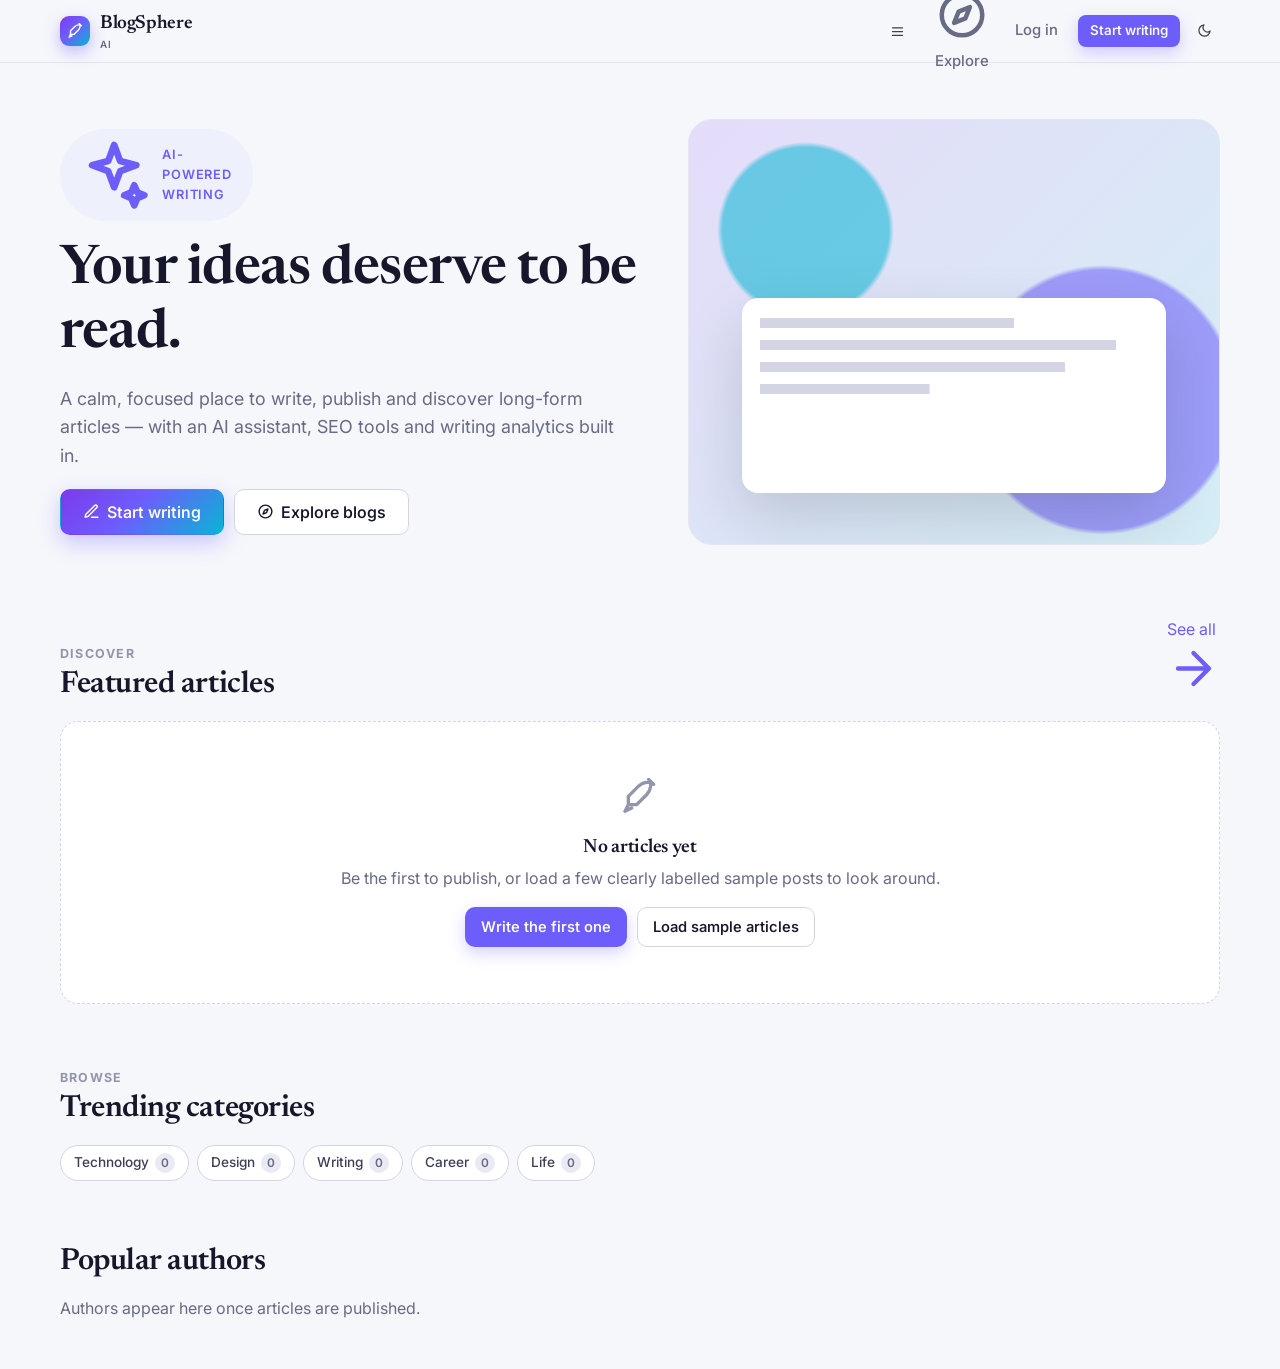
<file: index.html>
<!DOCTYPE html>
<html lang="en">
<head>
<meta charset="utf-8">
<meta name="viewport" content="width=device-width, initial-scale=1, viewport-fit=cover">
<meta name="description" content="BlogSphere AI — a modern, AI-powered full-stack blogging platform for writing, publishing and discovering long-form articles.">
<meta name="theme-color" content="#0d0e15">
<title>BlogSphere AI</title>
<link rel="preconnect" href="https://fonts.googleapis.com">
<link rel="preconnect" href="https://fonts.gstatic.com" crossorigin>
<link rel="stylesheet" href="https://fonts.googleapis.com/css2?family=Inter:wght@400;500;600;700&family=Newsreader:ital,opsz,wght@0,6..72,400;0,6..72,600;0,6..72,700;1,6..72,400&display=swap">
<link rel="stylesheet" href="css/styles.css">
<link rel="icon" href="data:image/svg+xml,%3Csvg xmlns='http://www.w3.org/2000/svg' viewBox='0 0 32 32'%3E%3Cdefs%3E%3ClinearGradient id='g' x1='0' y1='0' x2='1' y2='1'%3E%3Cstop offset='0' stop-color='%237c3aed'/%3E%3Cstop offset='1' stop-color='%2306b6d4'/%3E%3C/linearGradient%3E%3C/defs%3E%3Crect width='32' height='32' rx='8' fill='url(%23g)'/%3E%3Cpath d='M20 9l3 3-8 8-4 1 1-4z' fill='none' stroke='white' stroke-width='2' stroke-linejoin='round'/%3E%3C/svg%3E">
</head>
<body>
<a href="#app" class="skip btn">Skip to content</a>

<div id="header"></div>

<main id="app" class="wrap" tabindex="-1"></main>

<div id="toasts" role="status" aria-live="polite"></div>

<dialog id="dlg">
  <form method="dialog" class="dialog__body">
    <h2 class="dialog__title" id="dm-title">Are you sure?</h2>
    <p class="dialog__msg" id="dm-text"></p>
    <div class="dialog__foot">
      <button type="button" class="btn" id="dn">Cancel</button>
      <button type="button" class="btn btn--primary" id="dy">Confirm</button>
    </div>
  </form>
</dialog>

<script src="js/core.js"></script>
<script src="js/app.js"></script>
</body>
</html>
</file>
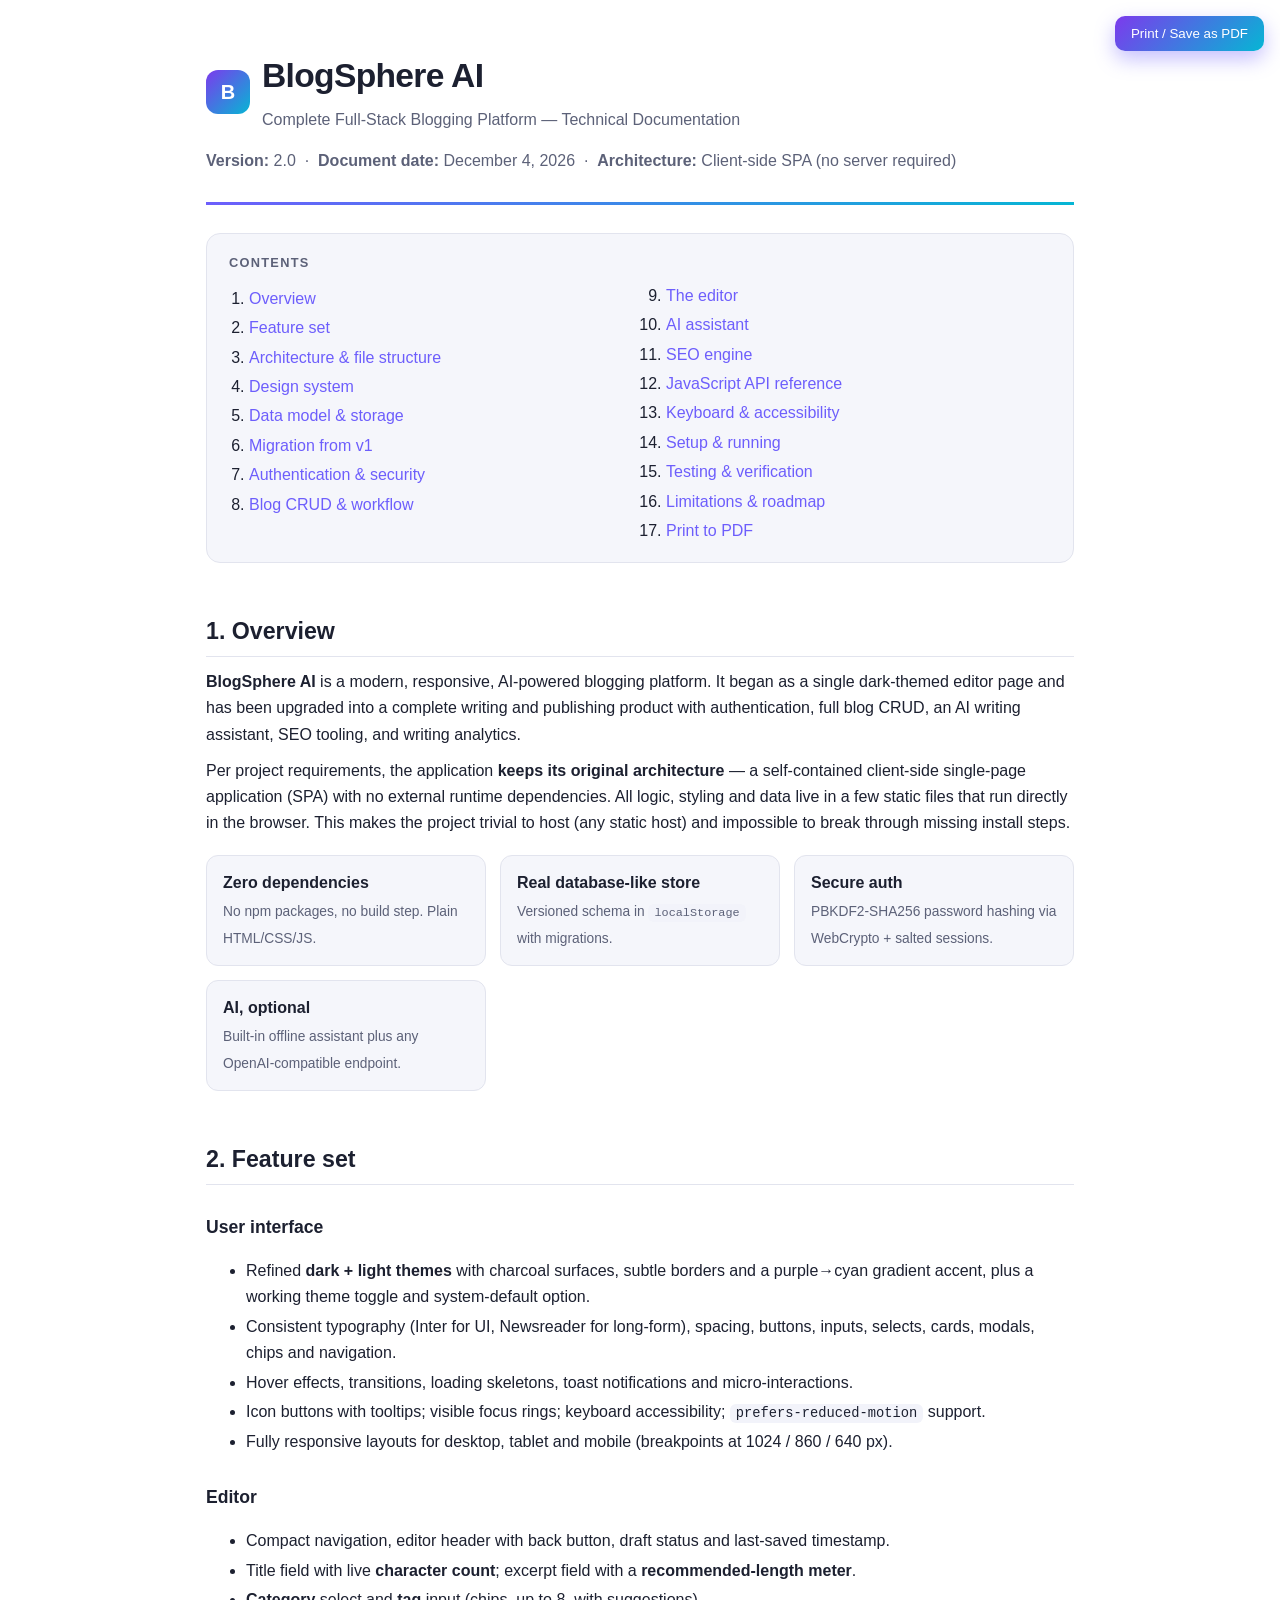
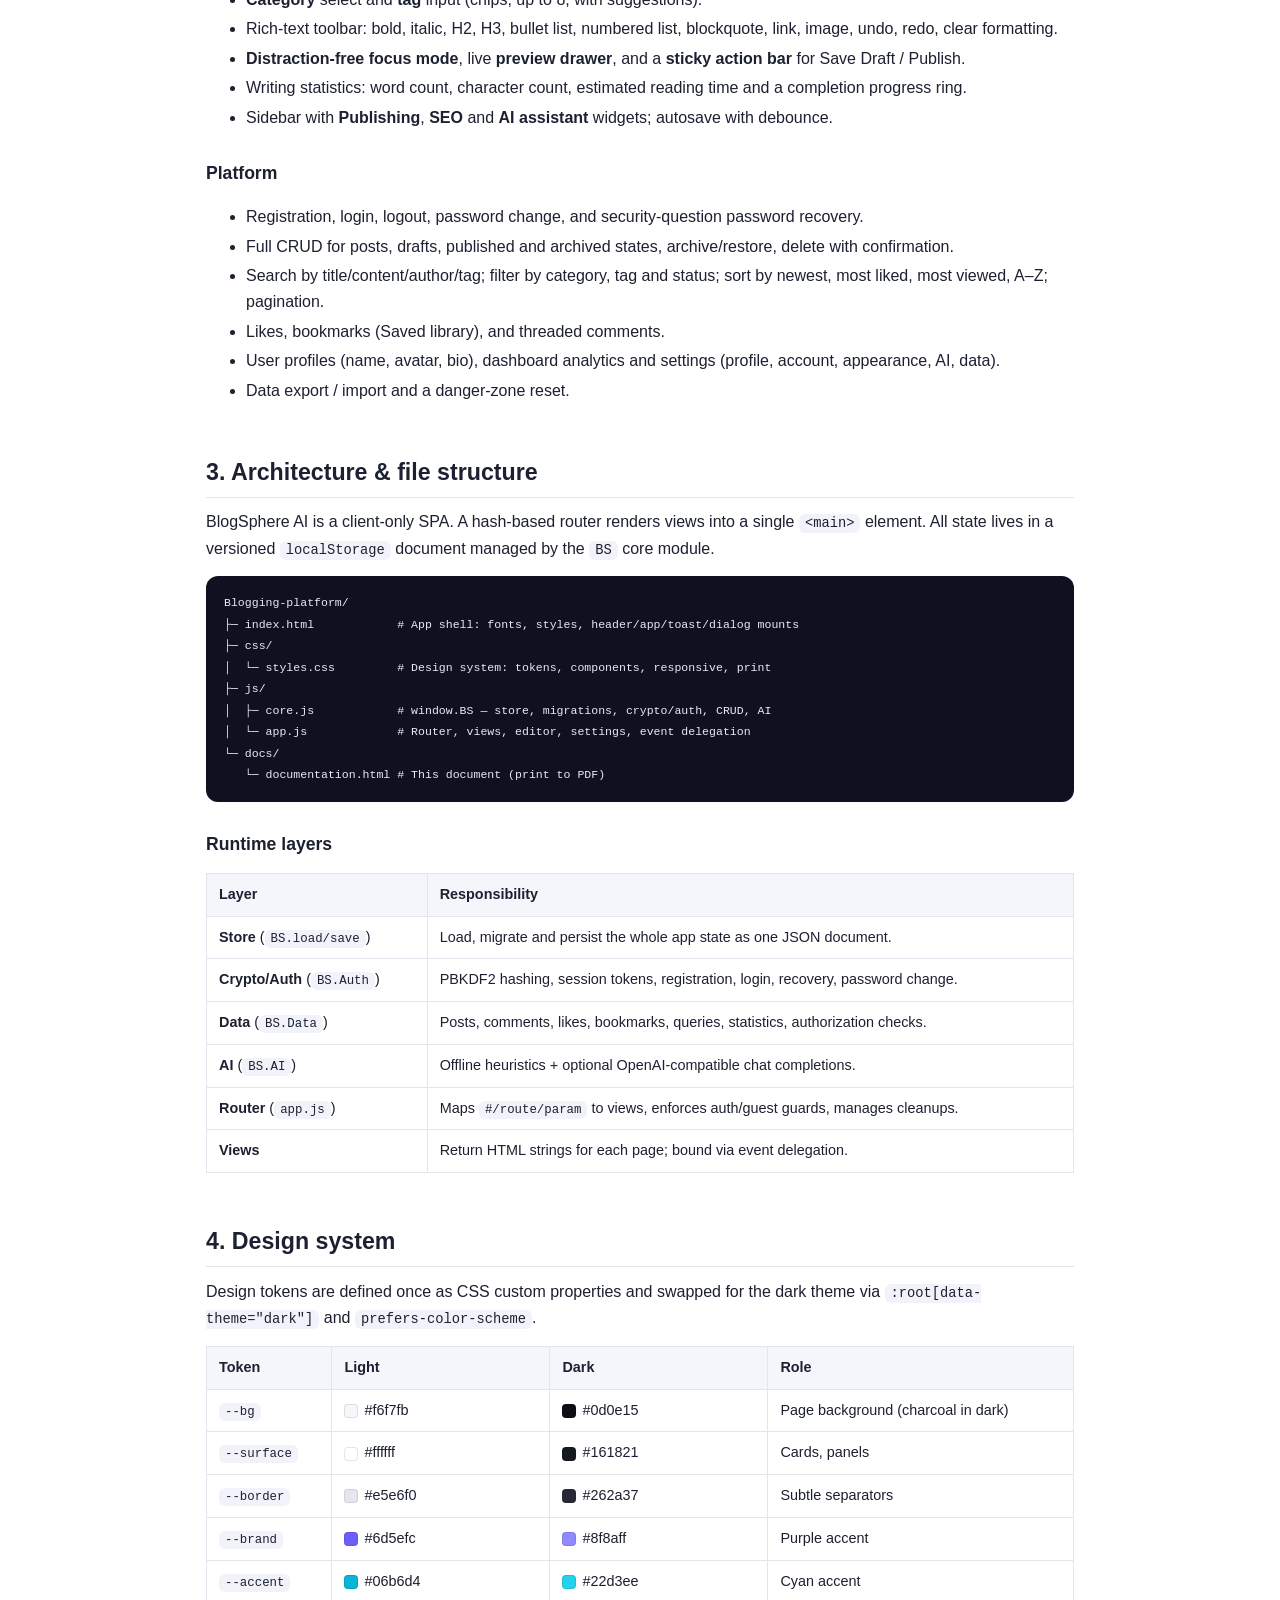
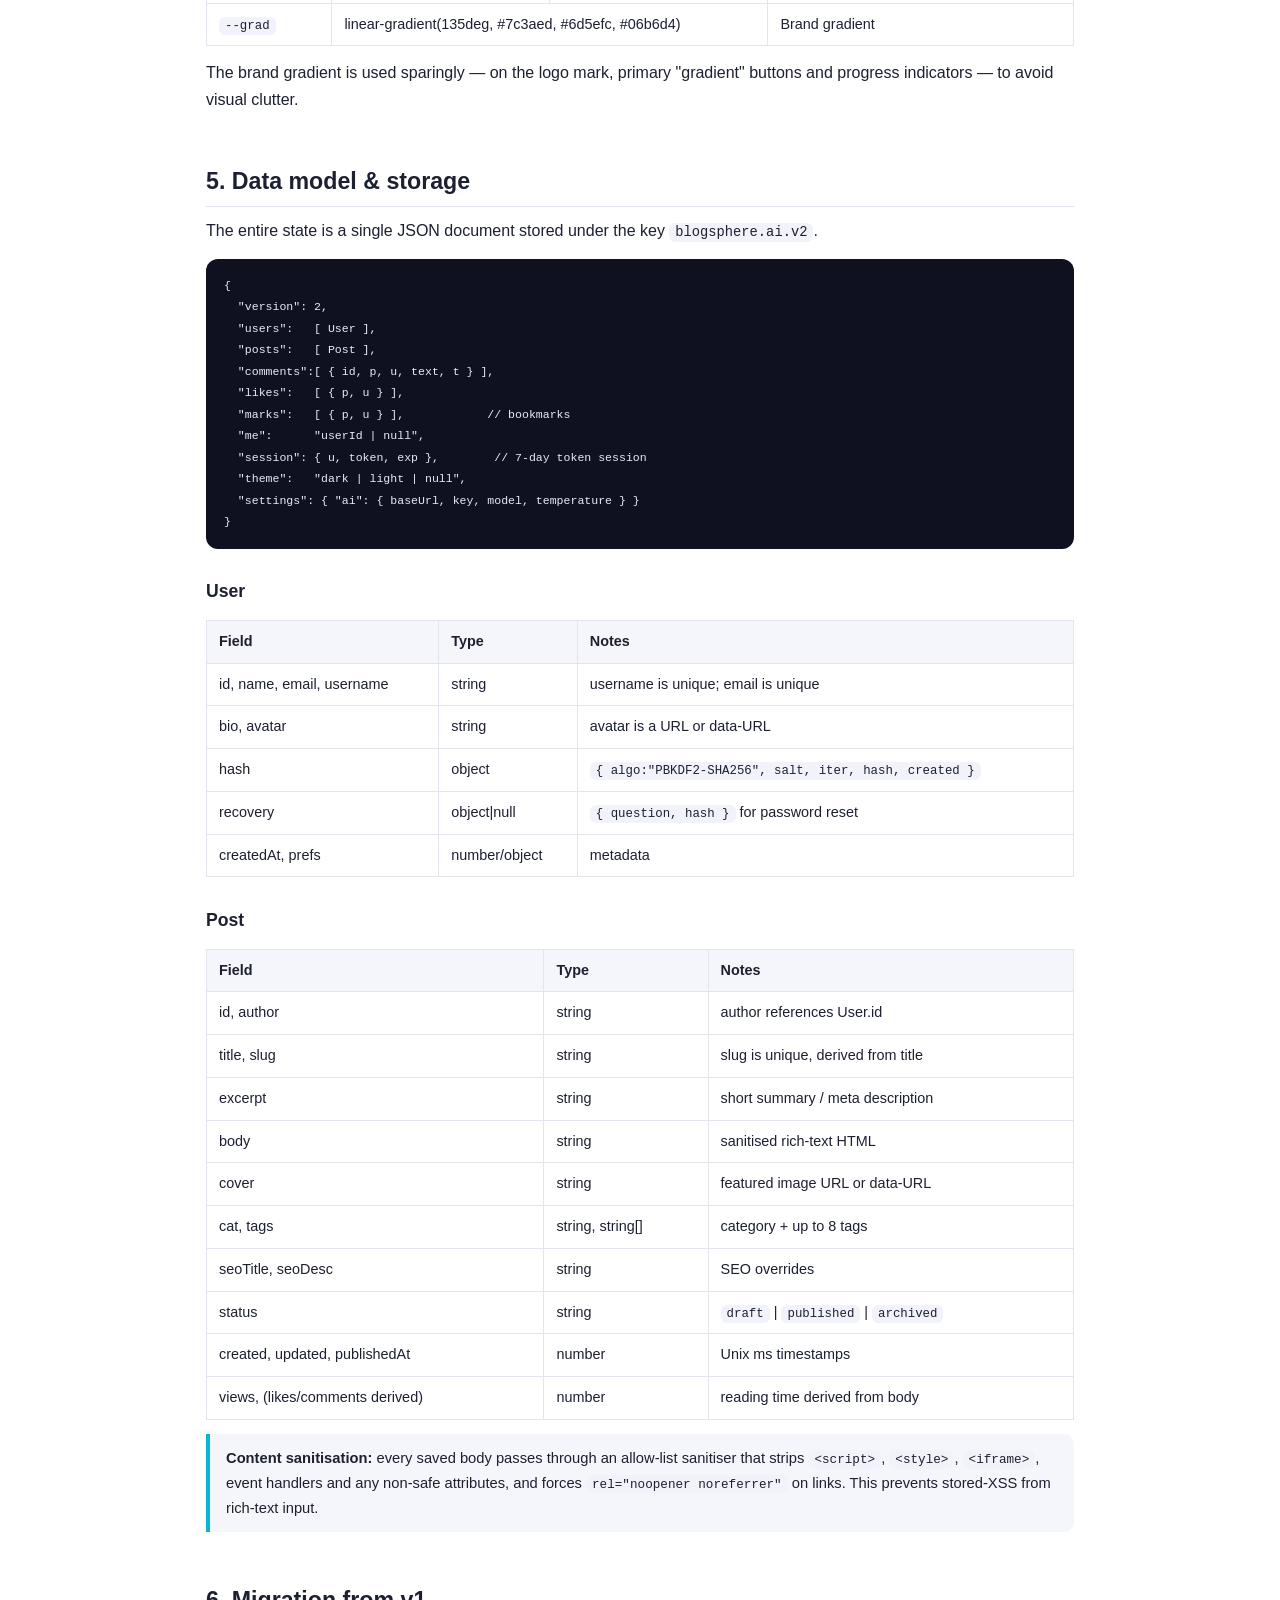
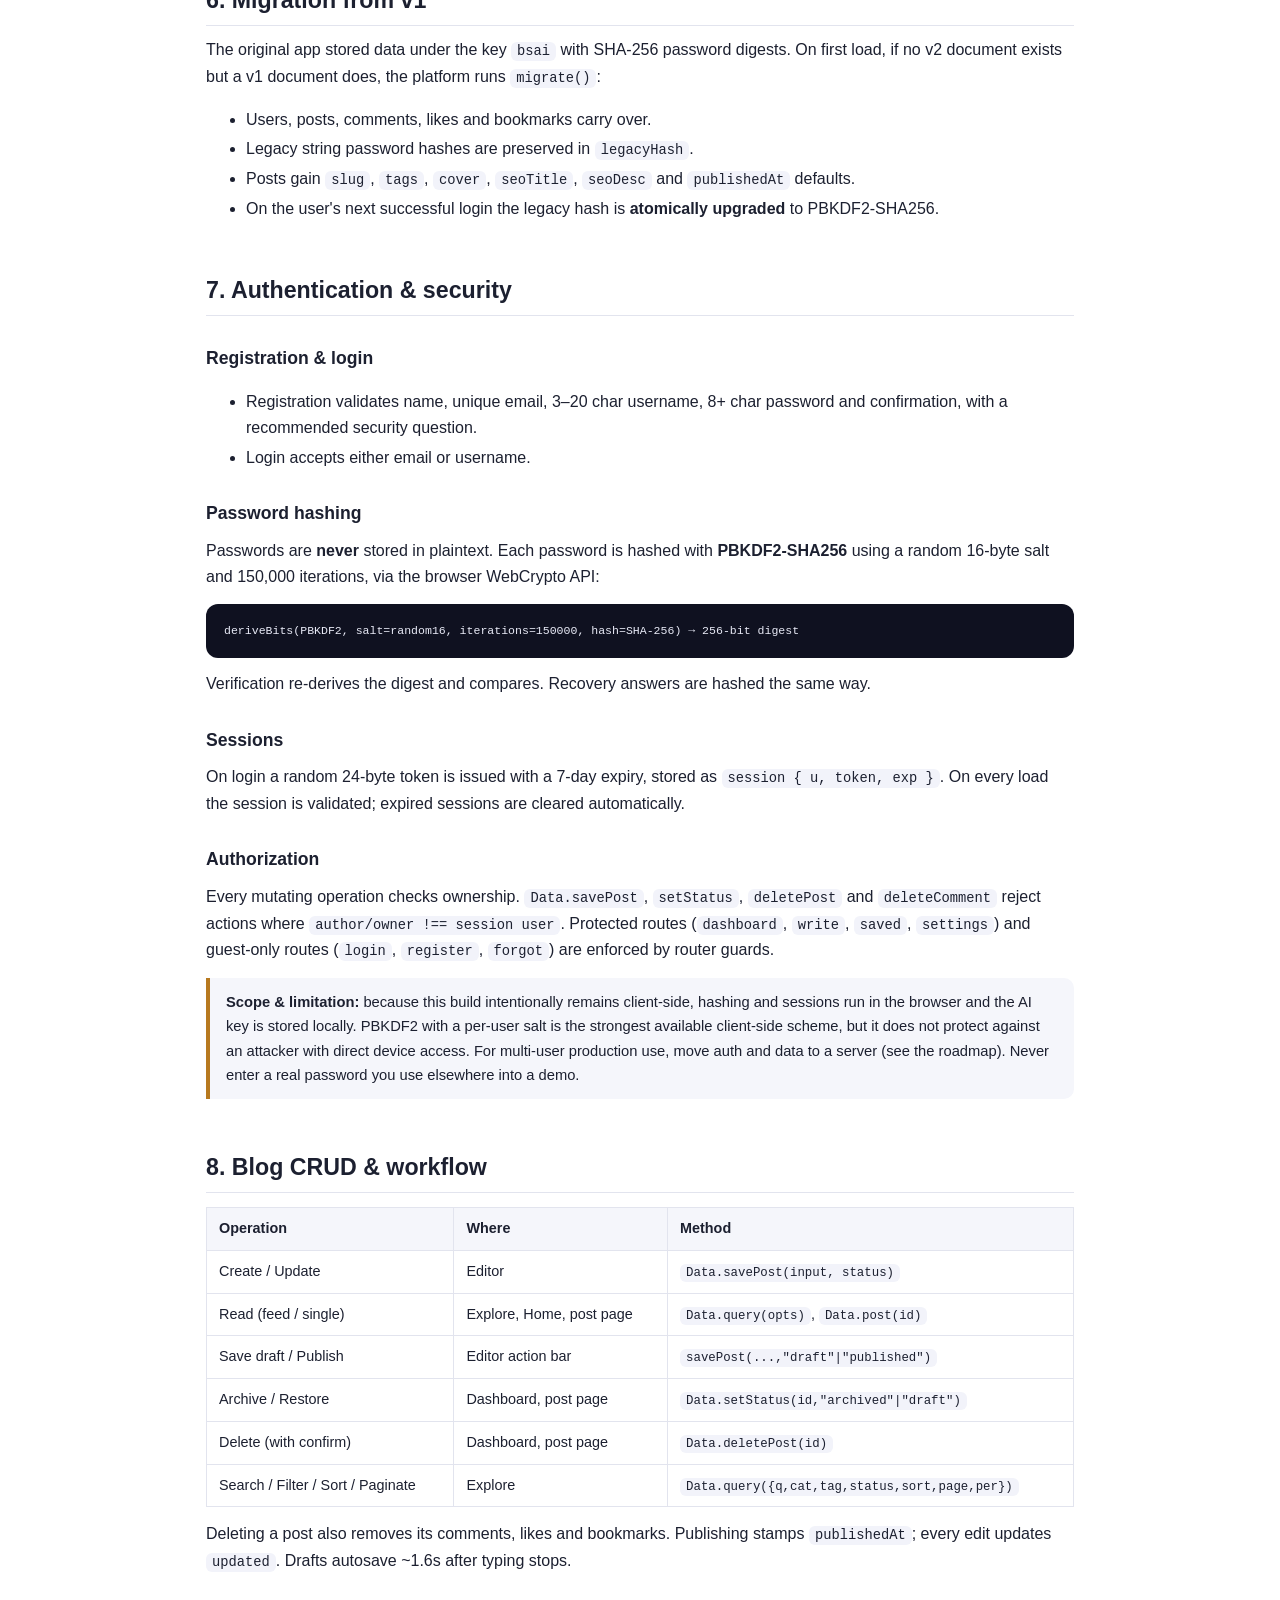
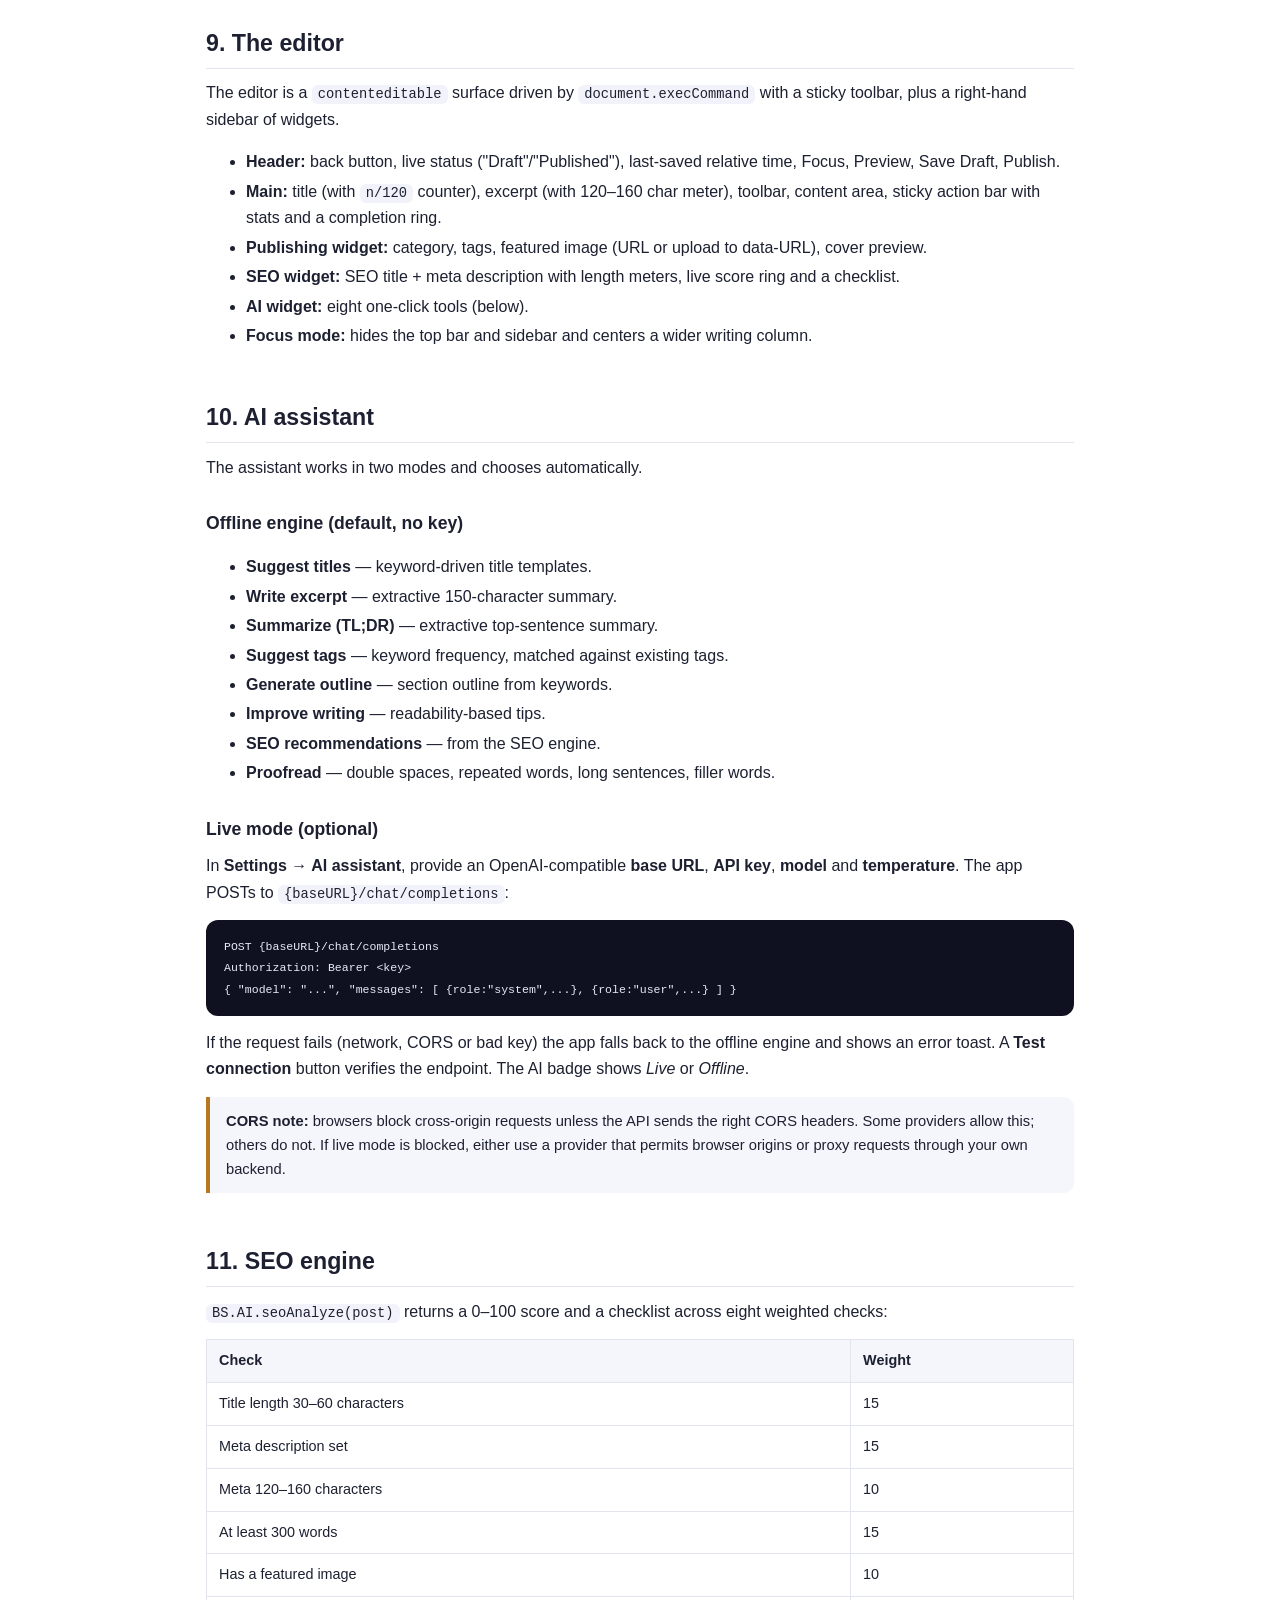
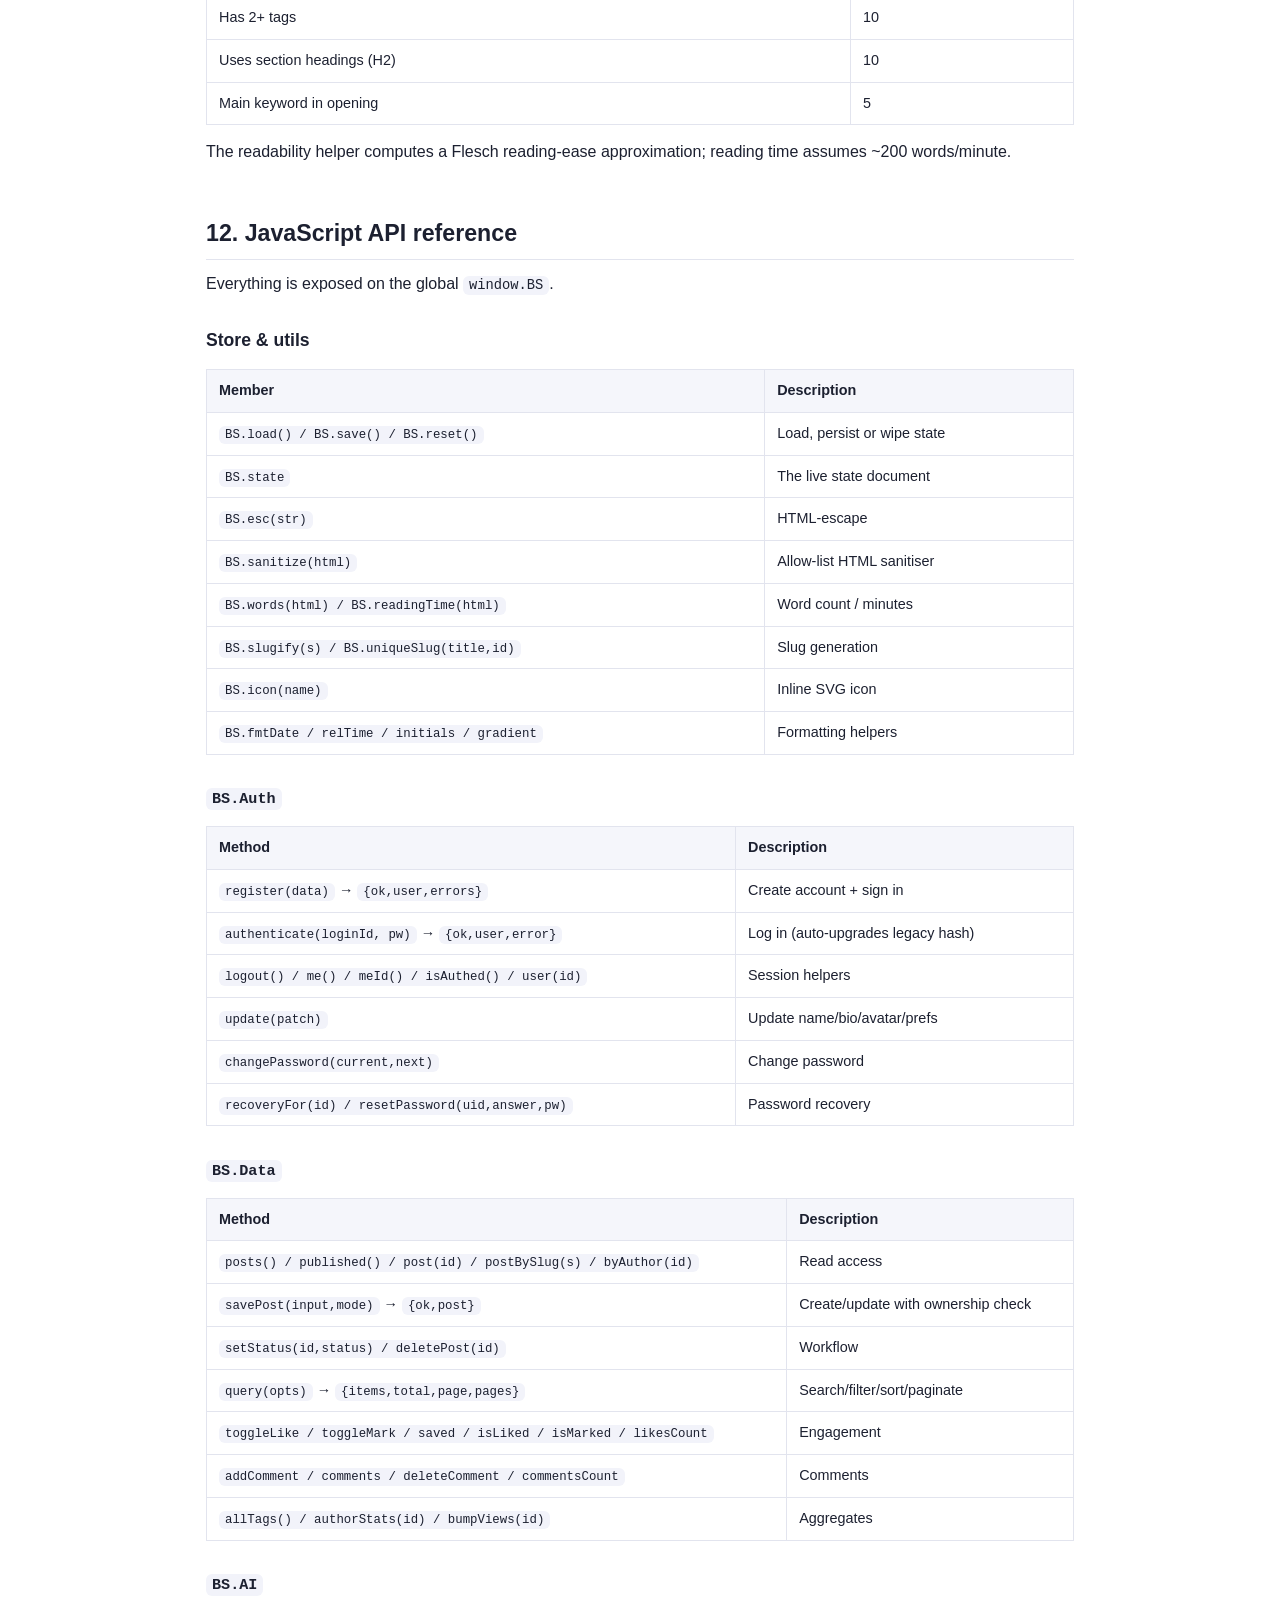
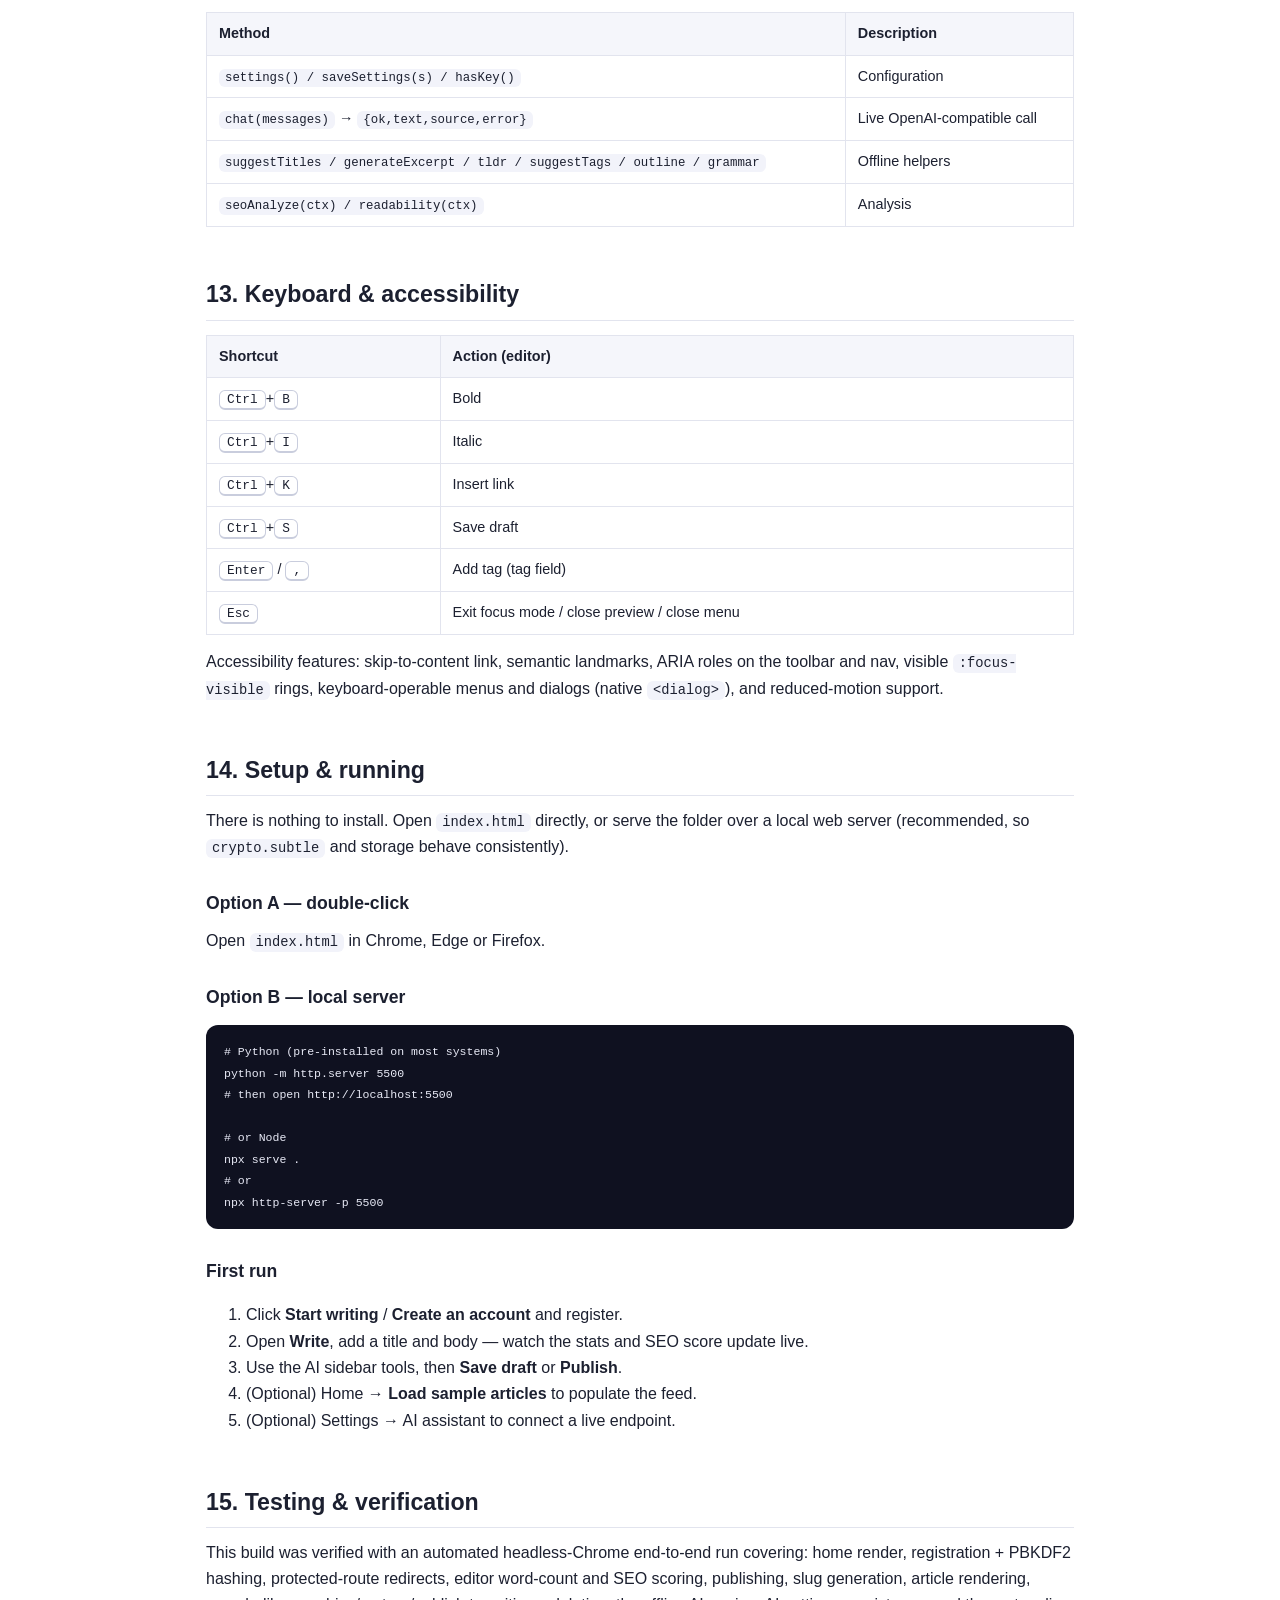
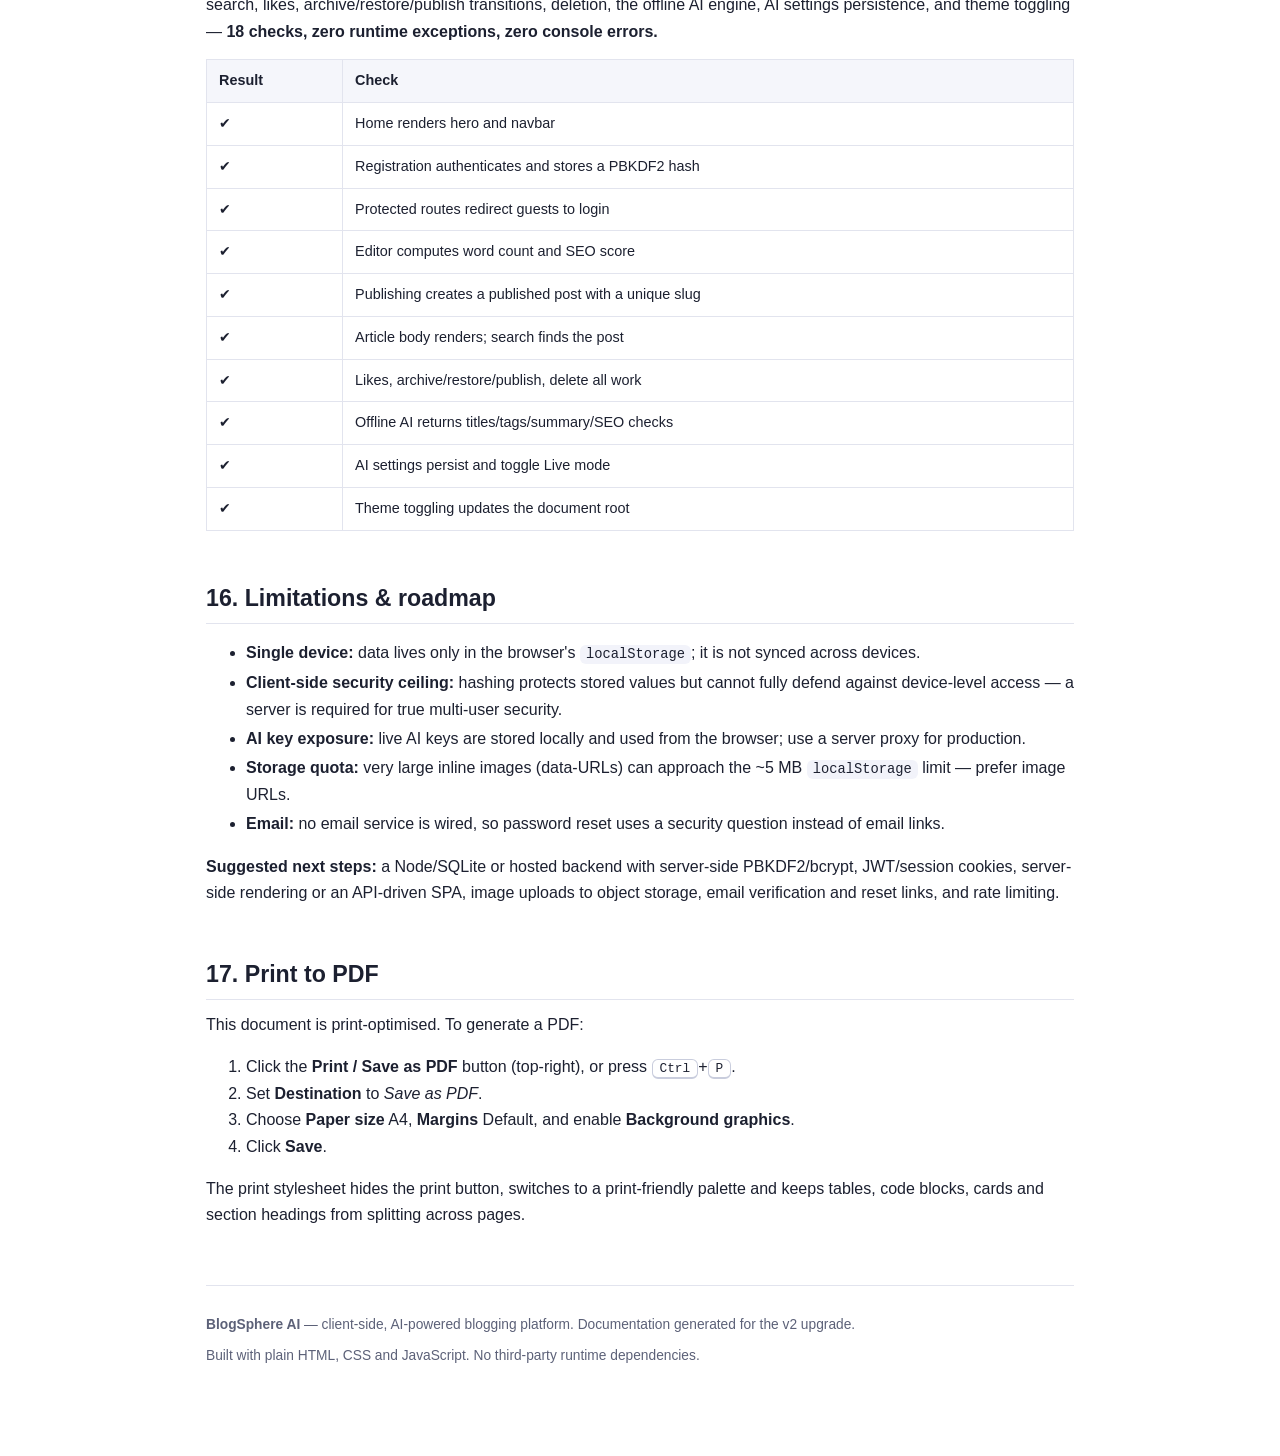
<file: docs/documentation.html>
<!DOCTYPE html>
<html lang="en">
<head>
<meta charset="utf-8">
<meta name="viewport" content="width=device-width, initial-scale=1">
<title>BlogSphere AI — Project Documentation</title>
<style>
  :root{
    --ink:#1c2030; --muted:#5c6178; --line:#e2e4ee; --bg:#ffffff; --soft:#f5f6fb;
    --brand:#6d5efc; --brand2:#06b6d4; --code-bg:#f2f3fa; --ok:#0f9d68; --warn:#b7791f; --danger:#db3b3b;
  }
  *{box-sizing:border-box}
  html{scroll-behavior:smooth}
  body{margin:0;background:var(--bg);color:var(--ink);font:16px/1.65 -apple-system,BlinkMacSystemFont,"Segoe UI",Roboto,Helvetica,Arial,sans-serif;-webkit-font-smoothing:antialiased}
  .page{max-width:920px;margin:0 auto;padding:48px 26px 90px}
  header.doc{border-bottom:3px solid;border-image:linear-gradient(90deg,var(--brand),var(--brand2)) 1;padding-bottom:24px;margin-bottom:28px}
  .logo{display:flex;align-items:center;gap:12px;margin-bottom:12px}
  .mark{width:44px;height:44px;border-radius:12px;background:linear-gradient(135deg,#7c3aed,#06b6d4);display:grid;place-items:center;color:#fff;font-weight:800;font-size:20px}
  h1{font-size:2.1rem;margin:0;letter-spacing:-.02em}
  h2{font-size:1.45rem;margin:2.1em 0 .5em;padding-bottom:.25em;border-bottom:1px solid var(--line);scroll-margin-top:16px}
  h3{font-size:1.1rem;margin:1.6em 0 .4em}
  p{margin:.6em 0}
  .sub{color:var(--muted);margin:.2em 0}
  a{color:var(--brand);text-decoration:none}
  a:hover{text-decoration:underline}
  code{font-family:"Cascadia Code",Consolas,ui-monospace,monospace;font-size:.86em;background:var(--code-bg);padding:2px 6px;border-radius:6px}
  pre{background:#0f1120;color:#e8eaf6;padding:16px 18px;border-radius:12px;overflow:auto;font-size:.84rem;line-height:1.6}
  pre code{background:none;color:inherit;padding:0}
  table{width:100%;border-collapse:collapse;margin:14px 0;font-size:.9rem}
  th,td{text-align:left;padding:9px 12px;border:1px solid var(--line);vertical-align:top}
  th{background:var(--soft);font-weight:600}
  .toc{background:var(--soft);border:1px solid var(--line);border-radius:14px;padding:18px 22px;margin:24px 0}
  .toc h4{margin:0 0 10px;font-size:.8rem;letter-spacing:.1em;text-transform:uppercase;color:var(--muted)}
  .toc ol{margin:0;padding-left:20px;columns:2;column-gap:32px}
  .toc li{margin:3px 0}
  .cards{display:grid;grid-template-columns:repeat(auto-fit,minmax(210px,1fr));gap:14px;margin:18px 0}
  .card{border:1px solid var(--line);border-radius:12px;padding:14px 16px;background:var(--soft)}
  .card b{display:block;margin-bottom:2px}
  .card span{color:var(--muted);font-size:.86rem}
  .badge{display:inline-block;font-size:.72rem;font-weight:700;padding:2px 9px;border-radius:99px;background:#ecebff;color:#4b41d6;margin-left:6px;vertical-align:middle}
  .note{border-left:4px solid var(--brand2);background:var(--soft);padding:12px 16px;border-radius:0 10px 10px 0;margin:14px 0;font-size:.92rem}
  .warn{border-left-color:var(--warn)}
  .danger{border-left-color:var(--danger)}
  .ok{border-left-color:var(--ok)}
  .kbd{font-family:Consolas,monospace;font-size:.8rem;background:#fff;border:1px solid #c9cddd;border-bottom-width:2px;border-radius:6px;padding:1px 7px}
  ul.tight li{margin:3px 0}
  .print-btn{position:fixed;top:16px;right:16px;background:linear-gradient(135deg,#7c3aed,#06b6d4);color:#fff;border:0;border-radius:10px;padding:10px 16px;font:600 .9rem inherit;cursor:pointer;box-shadow:0 8px 20px rgba(109,94,252,.4)}
  .print-btn:hover{filter:brightness(1.07)}
  footer.doc{margin-top:56px;padding-top:20px;border-top:1px solid var(--line);color:var(--muted);font-size:.86rem}
  .swatch{display:inline-block;width:14px;height:14px;border-radius:4px;vertical-align:middle;margin-right:6px;border:1px solid rgba(0,0,0,.1)}
  @media print{
    .print-btn{display:none}
    body{font-size:11.5pt;color:#000}
    .page{max-width:none;padding:0 6mm}
    h2{page-break-after:avoid}
    pre,table,.card,.toc{page-break-inside:avoid}
    pre{background:#f4f5fa;color:#111;border:1px solid #ddd}
    a{color:#000}
    header.doc{margin-bottom:14px}
    section{page-break-inside:auto}
  }
</style>
</head>
<body>
<button class="print-btn" onclick="window.print()">Print / Save as PDF</button>
<div class="page">

<header class="doc">
  <div class="logo"><div class="mark">B</div><div><h1>BlogSphere AI</h1><p class="sub">Complete Full-Stack Blogging Platform — Technical Documentation</p></div></div>
  <p class="sub"><b>Version:</b> 2.0 &nbsp;·&nbsp; <b>Document date:</b> <span id="docdate"></span> &nbsp;·&nbsp; <b>Architecture:</b> Client-side SPA (no server required)</p>
</header>

<div class="toc">
  <h4>Contents</h4>
  <ol>
    <li><a href="#overview">Overview</a></li>
    <li><a href="#features">Feature set</a></li>
    <li><a href="#architecture">Architecture &amp; file structure</a></li>
    <li><a href="#design">Design system</a></li>
    <li><a href="#data">Data model &amp; storage</a></li>
    <li><a href="#migration">Migration from v1</a></li>
    <li><a href="#auth">Authentication &amp; security</a></li>
    <li><a href="#crud">Blog CRUD &amp; workflow</a></li>
    <li><a href="#editor">The editor</a></li>
    <li><a href="#ai">AI assistant</a></li>
    <li><a href="#seo">SEO engine</a></li>
    <li><a href="#api">JavaScript API reference</a></li>
    <li><a href="#shortcuts">Keyboard &amp; accessibility</a></li>
    <li><a href="#setup">Setup &amp; running</a></li>
    <li><a href="#testing">Testing &amp; verification</a></li>
    <li><a href="#limits">Limitations &amp; roadmap</a></li>
    <li><a href="#pdf">Print to PDF</a></li>
  </ol>
</div>

<section id="overview">
<h2>1. Overview</h2>
<p><b>BlogSphere AI</b> is a modern, responsive, AI-powered blogging platform. It began as a single dark-themed editor page and has been upgraded into a complete writing and publishing product with authentication, full blog CRUD, an AI writing assistant, SEO tooling, and writing analytics.</p>
<p>Per project requirements, the application <b>keeps its original architecture</b> — a self-contained client-side single-page application (SPA) with no external runtime dependencies. All logic, styling and data live in a few static files that run directly in the browser. This makes the project trivial to host (any static host) and impossible to break through missing install steps.</p>
<div class="cards">
  <div class="card"><b>Zero dependencies</b><span>No npm packages, no build step. Plain HTML/CSS/JS.</span></div>
  <div class="card"><b>Real database-like store</b><span>Versioned schema in <code>localStorage</code> with migrations.</span></div>
  <div class="card"><b>Secure auth</b><span>PBKDF2-SHA256 password hashing via WebCrypto + salted sessions.</span></div>
  <div class="card"><b>AI, optional</b><span>Built-in offline assistant plus any OpenAI-compatible endpoint.</span></div>
</div>
</section>

<section id="features">
<h2>2. Feature set</h2>
<h3>User interface</h3>
<ul class="tight">
  <li>Refined <b>dark + light themes</b> with charcoal surfaces, subtle borders and a purple→cyan gradient accent, plus a working theme toggle and system-default option.</li>
  <li>Consistent typography (Inter for UI, Newsreader for long-form), spacing, buttons, inputs, selects, cards, modals, chips and navigation.</li>
  <li>Hover effects, transitions, loading skeletons, toast notifications and micro-interactions.</li>
  <li>Icon buttons with tooltips; visible focus rings; keyboard accessibility; <code>prefers-reduced-motion</code> support.</li>
  <li>Fully responsive layouts for desktop, tablet and mobile (breakpoints at 1024 / 860 / 640 px).</li>
</ul>
<h3>Editor</h3>
<ul class="tight">
  <li>Compact navigation, editor header with back button, draft status and last-saved timestamp.</li>
  <li>Title field with live <b>character count</b>; excerpt field with a <b>recommended-length meter</b>.</li>
  <li><b>Category</b> select and <b>tag</b> input (chips, up to 8, with suggestions).</li>
  <li>Rich-text toolbar: bold, italic, H2, H3, bullet list, numbered list, blockquote, link, image, undo, redo, clear formatting.</li>
  <li><b>Distraction-free focus mode</b>, live <b>preview drawer</b>, and a <b>sticky action bar</b> for Save Draft / Publish.</li>
  <li>Writing statistics: word count, character count, estimated reading time and a completion progress ring.</li>
  <li>Sidebar with <b>Publishing</b>, <b>SEO</b> and <b>AI assistant</b> widgets; autosave with debounce.</li>
</ul>
<h3>Platform</h3>
<ul class="tight">
  <li>Registration, login, logout, password change, and security-question password recovery.</li>
  <li>Full CRUD for posts, drafts, published and archived states, archive/restore, delete with confirmation.</li>
  <li>Search by title/content/author/tag; filter by category, tag and status; sort by newest, most liked, most viewed, A–Z; pagination.</li>
  <li>Likes, bookmarks (Saved library), and threaded comments.</li>
  <li>User profiles (name, avatar, bio), dashboard analytics and settings (profile, account, appearance, AI, data).</li>
  <li>Data export / import and a danger-zone reset.</li>
</ul>
</section>

<section id="architecture">
<h2>3. Architecture &amp; file structure</h2>
<p>BlogSphere AI is a client-only SPA. A hash-based router renders views into a single <code>&lt;main&gt;</code> element. All state lives in a versioned <code>localStorage</code> document managed by the <code>BS</code> core module.</p>
<pre><code>Blogging-platform/
├─ index.html            # App shell: fonts, styles, header/app/toast/dialog mounts
├─ css/
│  └─ styles.css         # Design system: tokens, components, responsive, print
├─ js/
│  ├─ core.js            # window.BS — store, migrations, crypto/auth, CRUD, AI
│  └─ app.js             # Router, views, editor, settings, event delegation
└─ docs/
   └─ documentation.html # This document (print to PDF)</code></pre>
<h3>Runtime layers</h3>
<table>
  <tr><th>Layer</th><th>Responsibility</th></tr>
  <tr><td><b>Store</b> (<code>BS.load/save</code>)</td><td>Load, migrate and persist the whole app state as one JSON document.</td></tr>
  <tr><td><b>Crypto/Auth</b> (<code>BS.Auth</code>)</td><td>PBKDF2 hashing, session tokens, registration, login, recovery, password change.</td></tr>
  <tr><td><b>Data</b> (<code>BS.Data</code>)</td><td>Posts, comments, likes, bookmarks, queries, statistics, authorization checks.</td></tr>
  <tr><td><b>AI</b> (<code>BS.AI</code>)</td><td>Offline heuristics + optional OpenAI-compatible chat completions.</td></tr>
  <tr><td><b>Router</b> (<code>app.js</code>)</td><td>Maps <code>#/route/param</code> to views, enforces auth/guest guards, manages cleanups.</td></tr>
  <tr><td><b>Views</b></td><td>Return HTML strings for each page; bound via event delegation.</td></tr>
</table>
</section>

<section id="design">
<h2>4. Design system</h2>
<p>Design tokens are defined once as CSS custom properties and swapped for the dark theme via <code>:root[data-theme="dark"]</code> and <code>prefers-color-scheme</code>.</p>
<table>
  <tr><th>Token</th><th>Light</th><th>Dark</th><th>Role</th></tr>
  <tr><td><code>--bg</code></td><td><span class="swatch" style="background:#f6f7fb"></span>#f6f7fb</td><td><span class="swatch" style="background:#0d0e15"></span>#0d0e15</td><td>Page background (charcoal in dark)</td></tr>
  <tr><td><code>--surface</code></td><td><span class="swatch" style="background:#ffffff"></span>#ffffff</td><td><span class="swatch" style="background:#161821"></span>#161821</td><td>Cards, panels</td></tr>
  <tr><td><code>--border</code></td><td><span class="swatch" style="background:#e5e6f0"></span>#e5e6f0</td><td><span class="swatch" style="background:#262a37"></span>#262a37</td><td>Subtle separators</td></tr>
  <tr><td><code>--brand</code></td><td><span class="swatch" style="background:#6d5efc"></span>#6d5efc</td><td><span class="swatch" style="background:#8f8aff"></span>#8f8aff</td><td>Purple accent</td></tr>
  <tr><td><code>--accent</code></td><td><span class="swatch" style="background:#06b6d4"></span>#06b6d4</td><td><span class="swatch" style="background:#22d3ee"></span>#22d3ee</td><td>Cyan accent</td></tr>
  <tr><td><code>--grad</code></td><td colspan="2">linear-gradient(135deg, #7c3aed, #6d5efc, #06b6d4)</td><td>Brand gradient</td></tr>
</table>
<p>The brand gradient is used sparingly — on the logo mark, primary "gradient" buttons and progress indicators — to avoid visual clutter.</p>
</section>

<section id="data">
<h2>5. Data model &amp; storage</h2>
<p>The entire state is a single JSON document stored under the key <code>blogsphere.ai.v2</code>.</p>
<pre><code>{
  "version": 2,
  "users":   [ User ],
  "posts":   [ Post ],
  "comments":[ { id, p, u, text, t } ],
  "likes":   [ { p, u } ],
  "marks":   [ { p, u } ],            // bookmarks
  "me":      "userId | null",
  "session": { u, token, exp },        // 7-day token session
  "theme":   "dark | light | null",
  "settings": { "ai": { baseUrl, key, model, temperature } }
}</code></pre>
<h3>User</h3>
<table>
  <tr><th>Field</th><th>Type</th><th>Notes</th></tr>
  <tr><td>id, name, email, username</td><td>string</td><td>username is unique; email is unique</td></tr>
  <tr><td>bio, avatar</td><td>string</td><td>avatar is a URL or data-URL</td></tr>
  <tr><td>hash</td><td>object</td><td><code>{ algo:"PBKDF2-SHA256", salt, iter, hash, created }</code></td></tr>
  <tr><td>recovery</td><td>object|null</td><td><code>{ question, hash }</code> for password reset</td></tr>
  <tr><td>createdAt, prefs</td><td>number/object</td><td>metadata</td></tr>
</table>
<h3>Post</h3>
<table>
  <tr><th>Field</th><th>Type</th><th>Notes</th></tr>
  <tr><td>id, author</td><td>string</td><td>author references User.id</td></tr>
  <tr><td>title, slug</td><td>string</td><td>slug is unique, derived from title</td></tr>
  <tr><td>excerpt</td><td>string</td><td>short summary / meta description</td></tr>
  <tr><td>body</td><td>string</td><td>sanitised rich-text HTML</td></tr>
  <tr><td>cover</td><td>string</td><td>featured image URL or data-URL</td></tr>
  <tr><td>cat, tags</td><td>string, string[]</td><td>category + up to 8 tags</td></tr>
  <tr><td>seoTitle, seoDesc</td><td>string</td><td>SEO overrides</td></tr>
  <tr><td>status</td><td>string</td><td><code>draft</code> | <code>published</code> | <code>archived</code></td></tr>
  <tr><td>created, updated, publishedAt</td><td>number</td><td>Unix ms timestamps</td></tr>
  <tr><td>views, (likes/comments derived)</td><td>number</td><td>reading time derived from body</td></tr>
</table>
<div class="note"><b>Content sanitisation:</b> every saved body passes through an allow-list sanitiser that strips <code>&lt;script&gt;</code>, <code>&lt;style&gt;</code>, <code>&lt;iframe&gt;</code>, event handlers and any non-safe attributes, and forces <code>rel="noopener noreferrer"</code> on links. This prevents stored-XSS from rich-text input.</div>
</section>

<section id="migration">
<h2>6. Migration from v1</h2>
<p>The original app stored data under the key <code>bsai</code> with SHA-256 password digests. On first load, if no v2 document exists but a v1 document does, the platform runs <code>migrate()</code>:</p>
<ul class="tight">
  <li>Users, posts, comments, likes and bookmarks carry over.</li>
  <li>Legacy string password hashes are preserved in <code>legacyHash</code>.</li>
  <li>Posts gain <code>slug</code>, <code>tags</code>, <code>cover</code>, <code>seoTitle</code>, <code>seoDesc</code> and <code>publishedAt</code> defaults.</li>
  <li>On the user's next successful login the legacy hash is <b>atomically upgraded</b> to PBKDF2-SHA256.</li>
</ul>
</section>

<section id="auth">
<h2>7. Authentication &amp; security</h2>
<h3>Registration &amp; login</h3>
<ul class="tight">
  <li>Registration validates name, unique email, 3–20 char username, 8+ char password and confirmation, with a recommended security question.</li>
  <li>Login accepts either email or username.</li>
</ul>
<h3>Password hashing</h3>
<p>Passwords are <b>never</b> stored in plaintext. Each password is hashed with <b>PBKDF2-SHA256</b> using a random 16-byte salt and 150,000 iterations, via the browser WebCrypto API:</p>
<pre><code>deriveBits(PBKDF2, salt=random16, iterations=150000, hash=SHA-256) → 256-bit digest</code></pre>
<p>Verification re-derives the digest and compares. Recovery answers are hashed the same way.</p>
<h3>Sessions</h3>
<p>On login a random 24-byte token is issued with a 7-day expiry, stored as <code>session { u, token, exp }</code>. On every load the session is validated; expired sessions are cleared automatically.</p>
<h3>Authorization</h3>
<p>Every mutating operation checks ownership. <code>Data.savePost</code>, <code>setStatus</code>, <code>deletePost</code> and <code>deleteComment</code> reject actions where <code>author/owner !== session user</code>. Protected routes (<code>dashboard</code>, <code>write</code>, <code>saved</code>, <code>settings</code>) and guest-only routes (<code>login</code>, <code>register</code>, <code>forgot</code>) are enforced by router guards.</p>
<div class="note warn"><b>Scope &amp; limitation:</b> because this build intentionally remains client-side, hashing and sessions run in the browser and the AI key is stored locally. PBKDF2 with a per-user salt is the strongest available client-side scheme, but it does not protect against an attacker with direct device access. For multi-user production use, move auth and data to a server (see the roadmap). Never enter a real password you use elsewhere into a demo.</div>
</section>

<section id="crud">
<h2>8. Blog CRUD &amp; workflow</h2>
<table>
  <tr><th>Operation</th><th>Where</th><th>Method</th></tr>
  <tr><td>Create / Update</td><td>Editor</td><td><code>Data.savePost(input, status)</code></td></tr>
  <tr><td>Read (feed / single)</td><td>Explore, Home, post page</td><td><code>Data.query(opts)</code>, <code>Data.post(id)</code></td></tr>
  <tr><td>Save draft / Publish</td><td>Editor action bar</td><td><code>savePost(...,"draft"|"published")</code></td></tr>
  <tr><td>Archive / Restore</td><td>Dashboard, post page</td><td><code>Data.setStatus(id,"archived"|"draft")</code></td></tr>
  <tr><td>Delete (with confirm)</td><td>Dashboard, post page</td><td><code>Data.deletePost(id)</code></td></tr>
  <tr><td>Search / Filter / Sort / Paginate</td><td>Explore</td><td><code>Data.query({q,cat,tag,status,sort,page,per})</code></td></tr>
</table>
<p>Deleting a post also removes its comments, likes and bookmarks. Publishing stamps <code>publishedAt</code>; every edit updates <code>updated</code>. Drafts autosave ~1.6s after typing stops.</p>
</section>

<section id="editor">
<h2>9. The editor</h2>
<p>The editor is a <code>contenteditable</code> surface driven by <code>document.execCommand</code> with a sticky toolbar, plus a right-hand sidebar of widgets.</p>
<ul class="tight">
  <li><b>Header:</b> back button, live status ("Draft"/"Published"), last-saved relative time, Focus, Preview, Save Draft, Publish.</li>
  <li><b>Main:</b> title (with <code>n/120</code> counter), excerpt (with 120–160 char meter), toolbar, content area, sticky action bar with stats and a completion ring.</li>
  <li><b>Publishing widget:</b> category, tags, featured image (URL or upload to data-URL), cover preview.</li>
  <li><b>SEO widget:</b> SEO title + meta description with length meters, live score ring and a checklist.</li>
  <li><b>AI widget:</b> eight one-click tools (below).</li>
  <li><b>Focus mode:</b> hides the top bar and sidebar and centers a wider writing column.</li>
</ul>
</section>

<section id="ai">
<h2>10. AI assistant</h2>
<p>The assistant works in two modes and chooses automatically.</p>
<h3>Offline engine (default, no key)</h3>
<ul class="tight">
  <li><b>Suggest titles</b> — keyword-driven title templates.</li>
  <li><b>Write excerpt</b> — extractive 150-character summary.</li>
  <li><b>Summarize (TL;DR)</b> — extractive top-sentence summary.</li>
  <li><b>Suggest tags</b> — keyword frequency, matched against existing tags.</li>
  <li><b>Generate outline</b> — section outline from keywords.</li>
  <li><b>Improve writing</b> — readability-based tips.</li>
  <li><b>SEO recommendations</b> — from the SEO engine.</li>
  <li><b>Proofread</b> — double spaces, repeated words, long sentences, filler words.</li>
</ul>
<h3>Live mode (optional)</h3>
<p>In <b>Settings → AI assistant</b>, provide an OpenAI-compatible <b>base URL</b>, <b>API key</b>, <b>model</b> and <b>temperature</b>. The app POSTs to <code>{baseURL}/chat/completions</code>:</p>
<pre><code>POST {baseURL}/chat/completions
Authorization: Bearer &lt;key&gt;
{ "model": "...", "messages": [ {role:"system",...}, {role:"user",...} ] }</code></pre>
<p>If the request fails (network, CORS or bad key) the app falls back to the offline engine and shows an error toast. A <b>Test connection</b> button verifies the endpoint. The AI badge shows <i>Live</i> or <i>Offline</i>.</p>
<div class="note warn"><b>CORS note:</b> browsers block cross-origin requests unless the API sends the right CORS headers. Some providers allow this; others do not. If live mode is blocked, either use a provider that permits browser origins or proxy requests through your own backend.</div>
</section>

<section id="seo">
<h2>11. SEO engine</h2>
<p><code>BS.AI.seoAnalyze(post)</code> returns a 0–100 score and a checklist across eight weighted checks:</p>
<table>
  <tr><th>Check</th><th>Weight</th></tr>
  <tr><td>Title length 30–60 characters</td><td>15</td></tr>
  <tr><td>Meta description set</td><td>15</td></tr>
  <tr><td>Meta 120–160 characters</td><td>10</td></tr>
  <tr><td>At least 300 words</td><td>15</td></tr>
  <tr><td>Has a featured image</td><td>10</td></tr>
  <tr><td>Has 2+ tags</td><td>10</td></tr>
  <tr><td>Uses section headings (H2)</td><td>10</td></tr>
  <tr><td>Main keyword in opening</td><td>5</td></tr>
</table>
<p>The readability helper computes a Flesch reading-ease approximation; reading time assumes ~200 words/minute.</p>
</section>

<section id="api">
<h2>12. JavaScript API reference</h2>
<p>Everything is exposed on the global <code>window.BS</code>.</p>
<h3>Store &amp; utils</h3>
<table>
  <tr><th>Member</th><th>Description</th></tr>
  <tr><td><code>BS.load() / BS.save() / BS.reset()</code></td><td>Load, persist or wipe state</td></tr>
  <tr><td><code>BS.state</code></td><td>The live state document</td></tr>
  <tr><td><code>BS.esc(str)</code></td><td>HTML-escape</td></tr>
  <tr><td><code>BS.sanitize(html)</code></td><td>Allow-list HTML sanitiser</td></tr>
  <tr><td><code>BS.words(html) / BS.readingTime(html)</code></td><td>Word count / minutes</td></tr>
  <tr><td><code>BS.slugify(s) / BS.uniqueSlug(title,id)</code></td><td>Slug generation</td></tr>
  <tr><td><code>BS.icon(name)</code></td><td>Inline SVG icon</td></tr>
  <tr><td><code>BS.fmtDate / relTime / initials / gradient</code></td><td>Formatting helpers</td></tr>
</table>
<h3><code>BS.Auth</code></h3>
<table>
  <tr><th>Method</th><th>Description</th></tr>
  <tr><td><code>register(data)</code> → <code>{ok,user,errors}</code></td><td>Create account + sign in</td></tr>
  <tr><td><code>authenticate(loginId, pw)</code> → <code>{ok,user,error}</code></td><td>Log in (auto-upgrades legacy hash)</td></tr>
  <tr><td><code>logout() / me() / meId() / isAuthed() / user(id)</code></td><td>Session helpers</td></tr>
  <tr><td><code>update(patch)</code></td><td>Update name/bio/avatar/prefs</td></tr>
  <tr><td><code>changePassword(current,next)</code></td><td>Change password</td></tr>
  <tr><td><code>recoveryFor(id) / resetPassword(uid,answer,pw)</code></td><td>Password recovery</td></tr>
</table>
<h3><code>BS.Data</code></h3>
<table>
  <tr><th>Method</th><th>Description</th></tr>
  <tr><td><code>posts() / published() / post(id) / postBySlug(s) / byAuthor(id)</code></td><td>Read access</td></tr>
  <tr><td><code>savePost(input,mode)</code> → <code>{ok,post}</code></td><td>Create/update with ownership check</td></tr>
  <tr><td><code>setStatus(id,status) / deletePost(id)</code></td><td>Workflow</td></tr>
  <tr><td><code>query(opts)</code> → <code>{items,total,page,pages}</code></td><td>Search/filter/sort/paginate</td></tr>
  <tr><td><code>toggleLike / toggleMark / saved / isLiked / isMarked / likesCount</code></td><td>Engagement</td></tr>
  <tr><td><code>addComment / comments / deleteComment / commentsCount</code></td><td>Comments</td></tr>
  <tr><td><code>allTags() / authorStats(id) / bumpViews(id)</code></td><td>Aggregates</td></tr>
</table>
<h3><code>BS.AI</code></h3>
<table>
  <tr><th>Method</th><th>Description</th></tr>
  <tr><td><code>settings() / saveSettings(s) / hasKey()</code></td><td>Configuration</td></tr>
  <tr><td><code>chat(messages)</code> → <code>{ok,text,source,error}</code></td><td>Live OpenAI-compatible call</td></tr>
  <tr><td><code>suggestTitles / generateExcerpt / tldr / suggestTags / outline / grammar</code></td><td>Offline helpers</td></tr>
  <tr><td><code>seoAnalyze(ctx) / readability(ctx)</code></td><td>Analysis</td></tr>
</table>
</section>

<section id="shortcuts">
<h2>13. Keyboard &amp; accessibility</h2>
<table>
  <tr><th>Shortcut</th><th>Action (editor)</th></tr>
  <tr><td><span class="kbd">Ctrl</span>+<span class="kbd">B</span></td><td>Bold</td></tr>
  <tr><td><span class="kbd">Ctrl</span>+<span class="kbd">I</span></td><td>Italic</td></tr>
  <tr><td><span class="kbd">Ctrl</span>+<span class="kbd">K</span></td><td>Insert link</td></tr>
  <tr><td><span class="kbd">Ctrl</span>+<span class="kbd">S</span></td><td>Save draft</td></tr>
  <tr><td><span class="kbd">Enter</span> / <span class="kbd">,</span></td><td>Add tag (tag field)</td></tr>
  <tr><td><span class="kbd">Esc</span></td><td>Exit focus mode / close preview / close menu</td></tr>
</table>
<p>Accessibility features: skip-to-content link, semantic landmarks, ARIA roles on the toolbar and nav, visible <code>:focus-visible</code> rings, keyboard-operable menus and dialogs (native <code>&lt;dialog&gt;</code>), and reduced-motion support.</p>
</section>

<section id="setup">
<h2>14. Setup &amp; running</h2>
<p>There is nothing to install. Open <code>index.html</code> directly, or serve the folder over a local web server (recommended, so <code>crypto.subtle</code> and storage behave consistently).</p>
<h3>Option A — double-click</h3>
<p>Open <code>index.html</code> in Chrome, Edge or Firefox.</p>
<h3>Option B — local server</h3>
<pre><code># Python (pre-installed on most systems)
python -m http.server 5500
# then open http://localhost:5500

# or Node
npx serve .
# or
npx http-server -p 5500</code></pre>
<h3>First run</h3>
<ol class="tight">
  <li>Click <b>Start writing</b> / <b>Create an account</b> and register.</li>
  <li>Open <b>Write</b>, add a title and body — watch the stats and SEO score update live.</li>
  <li>Use the AI sidebar tools, then <b>Save draft</b> or <b>Publish</b>.</li>
  <li>(Optional) Home → <b>Load sample articles</b> to populate the feed.</li>
  <li>(Optional) Settings → AI assistant to connect a live endpoint.</li>
</ol>
</section>

<section id="testing">
<h2>15. Testing &amp; verification</h2>
<p>This build was verified with an automated headless-Chrome end-to-end run covering: home render, registration + PBKDF2 hashing, protected-route redirects, editor word-count and SEO scoring, publishing, slug generation, article rendering, search, likes, archive/restore/publish transitions, deletion, the offline AI engine, AI settings persistence, and theme toggling — <b>18 checks, zero runtime exceptions, zero console errors.</b></p>
<table>
  <tr><th>Result</th><th>Check</th></tr>
  <tr><td>✔</td><td>Home renders hero and navbar</td></tr>
  <tr><td>✔</td><td>Registration authenticates and stores a PBKDF2 hash</td></tr>
  <tr><td>✔</td><td>Protected routes redirect guests to login</td></tr>
  <tr><td>✔</td><td>Editor computes word count and SEO score</td></tr>
  <tr><td>✔</td><td>Publishing creates a published post with a unique slug</td></tr>
  <tr><td>✔</td><td>Article body renders; search finds the post</td></tr>
  <tr><td>✔</td><td>Likes, archive/restore/publish, delete all work</td></tr>
  <tr><td>✔</td><td>Offline AI returns titles/tags/summary/SEO checks</td></tr>
  <tr><td>✔</td><td>AI settings persist and toggle Live mode</td></tr>
  <tr><td>✔</td><td>Theme toggling updates the document root</td></tr>
</table>
</section>

<section id="limits">
<h2>16. Limitations &amp; roadmap</h2>
<ul class="tight">
  <li><b>Single device:</b> data lives only in the browser's <code>localStorage</code>; it is not synced across devices.</li>
  <li><b>Client-side security ceiling:</b> hashing protects stored values but cannot fully defend against device-level access — a server is required for true multi-user security.</li>
  <li><b>AI key exposure:</b> live AI keys are stored locally and used from the browser; use a server proxy for production.</li>
  <li><b>Storage quota:</b> very large inline images (data-URLs) can approach the ~5 MB <code>localStorage</code> limit — prefer image URLs.</li>
  <li><b>Email:</b> no email service is wired, so password reset uses a security question instead of email links.</li>
</ul>
<p><b>Suggested next steps:</b> a Node/SQLite or hosted backend with server-side PBKDF2/bcrypt, JWT/session cookies, server-side rendering or an API-driven SPA, image uploads to object storage, email verification and reset links, and rate limiting.</p>
</section>

<section id="pdf">
<h2>17. Print to PDF</h2>
<p>This document is print-optimised. To generate a PDF:</p>
<ol class="tight">
  <li>Click the <b>Print / Save as PDF</b> button (top-right), or press <span class="kbd">Ctrl</span>+<span class="kbd">P</span>.</li>
  <li>Set <b>Destination</b> to <i>Save as PDF</i>.</li>
  <li>Choose <b>Paper size</b> A4, <b>Margins</b> Default, and enable <b>Background graphics</b>.</li>
  <li>Click <b>Save</b>.</li>
</ol>
<p>The print stylesheet hides the print button, switches to a print-friendly palette and keeps tables, code blocks, cards and section headings from splitting across pages.</p>
</section>

<footer class="doc">
  <p><b>BlogSphere AI</b> — client-side, AI-powered blogging platform. Documentation generated for the v2 upgrade.</p>
  <p>Built with plain HTML, CSS and JavaScript. No third-party runtime dependencies.</p>
</footer>

</div>
<script>document.getElementById("docdate").textContent = new Date().toLocaleDateString(undefined,{year:"numeric",month:"long",day:"numeric"});</script>
</body>
</html>
</file>
<file: css/styles.css>
/* ==========================================================================
   BlogSphere AI — Design System
   Refined dark/light theme · charcoal surfaces · purple→cyan gradient accents
   ========================================================================== */

/* ------------------------------ Design tokens ---------------------------- */
:root {
  /* Brand gradient */
  --brand: #6d5efc;
  --brand-strong: #5b4bf0;
  --accent: #06b6d4;
  --grad: linear-gradient(135deg, #7c3aed 0%, #6d5efc 45%, #06b6d4 100%);
  --grad-soft: linear-gradient(135deg, rgba(124,58,237,.14), rgba(6,182,212,.14));

  /* Surfaces */
  --bg: #f6f7fb;
  --bg-elev: #ffffff;
  --surface: #ffffff;
  --surface-2: #f1f2f8;
  --surface-3: #e9eaf3;
  --overlay: rgba(20, 22, 34, .48);

  /* Text */
  --text: #16172a;
  --text-2: #3c3f55;
  --muted: #676b84;
  --faint: #9296ab;

  /* Lines */
  --border: #e5e6f0;
  --border-strong: #d3d5e4;

  /* State */
  --success: #0f9d68;
  --success-bg: #e5f7ef;
  --warning: #b7791f;
  --warning-bg: #fdf3dd;
  --danger: #db3b3b;
  --danger-bg: #fdeaea;
  --info: #0e93b5;
  --info-bg: #e2f6fb;

  /* Chips / accents */
  --chip-bg: #eef0fb;
  --chip-text: #5148d6;

  /* Effects */
  --shadow-sm: 0 1px 2px rgba(20,22,34,.06);
  --shadow: 0 1px 2px rgba(20,22,34,.05), 0 8px 24px rgba(20,22,34,.06);
  --shadow-lg: 0 24px 60px rgba(20,22,34,.16);
  --ring: 0 0 0 3px rgba(109,94,252,.28);

  /* Radii + spacing */
  --r-xs: 8px;
  --r-sm: 10px;
  --r-md: 14px;
  --r-lg: 18px;
  --r-xl: 24px;
  --r-full: 999px;

  /* Type */
  --font-sans: "Inter", system-ui, -apple-system, "Segoe UI", Roboto, sans-serif;
  --font-serif: "Newsreader", Georgia, "Times New Roman", serif;
  --font-mono: "JetBrains Mono", ui-monospace, "Cascadia Code", Consolas, monospace;

  --safe-top: env(safe-area-inset-top, 0px);
  --safe-bottom: env(safe-area-inset-bottom, 0px);

  color-scheme: light;
}

:root[data-theme="dark"] {
  --bg: #0d0e15;
  --bg-elev: #14161f;
  --surface: #161821;
  --surface-2: #1c1e29;
  --surface-3: #232633;
  --overlay: rgba(4, 5, 10, .66);

  --text: #e9ebf4;
  --text-2: #c3c7d8;
  --muted: #9aa0b6;
  --faint: #6d7288;

  --border: #262a37;
  --border-strong: #333848;

  --success: #34d399;
  --success-bg: #113227;
  --warning: #f0c674;
  --warning-bg: #33280f;
  --danger: #ff7a85;
  --danger-bg: #3a1a22;
  --info: #3fd0e6;
  --info-bg: #0f2c33;

  --chip-bg: #232653;
  --chip-text: #b9b4ff;

  --brand: #8f8aff;
  --brand-strong: #a39eff;

  --shadow-sm: 0 1px 2px rgba(0,0,0,.35);
  --shadow: 0 1px 2px rgba(0,0,0,.4), 0 12px 32px rgba(0,0,0,.45);
  --shadow-lg: 0 28px 70px rgba(0,0,0,.6);
  --ring: 0 0 0 3px rgba(143,138,255,.35);

  color-scheme: dark;
}

@media (prefers-color-scheme: dark) {
  :root:not([data-theme="light"]) {
    --bg: #0d0e15;
    --bg-elev: #14161f;
    --surface: #161821;
    --surface-2: #1c1e29;
    --surface-3: #232633;
    --overlay: rgba(4,5,10,.66);
    --text: #e9ebf4;
    --text-2: #c3c7d8;
    --muted: #9aa0b6;
    --faint: #6d7288;
    --border: #262a37;
    --border-strong: #333848;
    --success: #34d399;
    --success-bg: #113227;
    --warning: #f0c674;
    --warning-bg: #33280f;
    --danger: #ff7a85;
    --danger-bg: #3a1a22;
    --info: #3fd0e6;
    --info-bg: #0f2c33;
    --chip-bg: #232653;
    --chip-text: #b9b4ff;
    --brand: #8f8aff;
    --brand-strong: #a39eff;
    --shadow-sm: 0 1px 2px rgba(0,0,0,.35);
    --shadow: 0 1px 2px rgba(0,0,0,.4), 0 12px 32px rgba(0,0,0,.45);
    --shadow-lg: 0 28px 70px rgba(0,0,0,.6);
    --ring: 0 0 0 3px rgba(143,138,255,.35);
    color-scheme: dark;
  }
}

/* --------------------------------- Reset --------------------------------- */
*, *::before, *::after { box-sizing: border-box; }
html { -webkit-text-size-adjust: 100%; scroll-padding-top: 76px; }
body {
  margin: 0;
  min-height: 100vh;
  background: var(--bg);
  color: var(--text);
  font: 16px/1.6 var(--font-sans);
  -webkit-font-smoothing: antialiased;
  text-rendering: optimizeLegibility;
  transition: background .25s ease, color .25s ease;
}
h1, h2, h3, h4 { font-family: var(--font-serif); font-weight: 600; line-height: 1.16; letter-spacing: -.015em; margin: 0 0 .5em; }
h1 { font-size: clamp(2rem, 5vw, 3.4rem); }
h2 { font-size: clamp(1.4rem, 3vw, 1.9rem); }
h3 { font-size: 1.2rem; }
p { margin: 0 0 1em; }
a { color: var(--brand); text-decoration: none; }
a:hover { text-decoration: underline; }
img { max-width: 100%; display: block; }
hr { border: 0; border-top: 1px solid var(--border); margin: 24px 0; }
button { font-family: inherit; }
:focus-visible { outline: none; box-shadow: var(--ring); border-radius: var(--r-sm); }
::selection { background: rgba(109,94,252,.28); }

.sr-only {
  position: absolute; width: 1px; height: 1px; padding: 0; margin: -1px;
  overflow: hidden; clip: rect(0 0 0 0); white-space: nowrap; border: 0;
}
.skip {
  position: fixed; left: 12px; top: -60px; z-index: 100;
  background: var(--surface); color: var(--text); border: 1px solid var(--border);
  padding: 10px 16px; border-radius: var(--r-sm); transition: top .2s;
}
.skip:focus { top: 12px; }

/* Scrollbar */
* { scrollbar-width: thin; scrollbar-color: var(--border-strong) transparent; }
*::-webkit-scrollbar { width: 10px; height: 10px; }
*::-webkit-scrollbar-thumb { background: var(--border-strong); border-radius: 99px; border: 3px solid transparent; background-clip: content-box; }
*::-webkit-scrollbar-thumb:hover { background: var(--faint); background-clip: content-box; }

/* -------------------------------- Layout --------------------------------- */
.wrap { width: 100%; max-width: 1200px; margin: 0 auto; padding: 0 20px; }
.wrap--narrow { max-width: 760px; }
.wrap--read { max-width: 720px; }
.section { padding: 32px 0; }
.stack { display: flex; flex-direction: column; gap: 16px; }
.row { display: flex; gap: 10px; align-items: center; flex-wrap: wrap; }
.row--between { justify-content: space-between; }
.row--end { justify-content: flex-end; }
.grow { flex: 1 1 auto; min-width: 0; }
.center { text-align: center; }
.muted { color: var(--muted); }
.faint { color: var(--faint); }
.small { font-size: .85rem; }
.nowrap { white-space: nowrap; }
.hide { display: none !important; }
.mt-0 { margin-top: 0; }
.mb-0 { margin-bottom: 0; }

/* -------------------------------- Topbar --------------------------------- */
.topbar {
  position: sticky; top: 0; z-index: 40;
  background: color-mix(in srgb, var(--bg) 82%, transparent);
  backdrop-filter: saturate(180%) blur(14px);
  border-bottom: 1px solid var(--border);
}
.topbar__inner { display: flex; align-items: center; gap: 10px; height: 62px; }
.brand { display: flex; align-items: center; gap: 10px; margin-right: auto; color: var(--text); font-family: var(--font-serif); font-weight: 600; font-size: 1.18rem; letter-spacing: -.02em; }
.brand:hover { text-decoration: none; }
.brand__mark {
  width: 30px; height: 30px; border-radius: 9px; background: var(--grad);
  display: grid; place-items: center; color: #fff; flex: none;
  box-shadow: 0 6px 16px rgba(109,94,252,.4);
}
.brand__mark svg { width: 17px; height: 17px; }
.brand small { display: block; font-family: var(--font-sans); font-size: .62rem; letter-spacing: .14em; text-transform: uppercase; color: var(--muted); margin-top: -3px; }

.navlinks { display: flex; align-items: center; gap: 2px; }
.navlink {
  color: var(--muted); font-weight: 500; font-size: .93rem; padding: 8px 12px;
  border-radius: var(--r-sm); transition: color .15s, background .15s;
}
.navlink:hover { color: var(--text); background: var(--surface-2); text-decoration: none; }
.navlink.is-active { color: var(--text); background: var(--surface-3); }
.nav-actions { display: flex; align-items: center; gap: 8px; margin-left: 6px; }

/* Hamburger */
.hamburger { display: none; }

@media (max-width: 860px) {
  .hamburger { display: inline-flex; }
  .navlinks {
    display: none; position: absolute; top: 62px; left: 0; right: 0;
    flex-direction: column; align-items: stretch; gap: 2px; padding: 10px 20px 16px;
    background: var(--bg-elev); border-bottom: 1px solid var(--border);
    box-shadow: var(--shadow);
  }
  .navlinks.is-open { display: flex; animation: drop .18s ease; }
  .navlinks .navlink { padding: 12px; }
  .nav-actions { margin: 8px 0 0; }
  .nav-actions .btn { width: 100%; }
}
@keyframes drop { from { opacity: 0; transform: translateY(-6px); } }

/* -------------------------------- Buttons -------------------------------- */
.btn {
  --btn-bg: var(--surface); --btn-fg: var(--text); --btn-bd: var(--border-strong);
  display: inline-flex; align-items: center; justify-content: center; gap: 7px;
  padding: 9px 15px; min-height: 40px; border-radius: var(--r-sm);
  border: 1px solid var(--btn-bd); background: var(--btn-bg); color: var(--btn-fg);
  font-size: .92rem; font-weight: 550; line-height: 1; cursor: pointer;
  transition: transform .12s, background .15s, border-color .15s, box-shadow .15s, color .15s;
  white-space: nowrap; user-select: none;
}
.btn:hover { border-color: var(--brand); text-decoration: none; }
.btn:active { transform: translateY(1px); }
.btn svg { width: 17px; height: 17px; flex: none; }
.btn--primary { --btn-bg: var(--brand); --btn-fg: #fff; --btn-bd: transparent; background: var(--brand); border-color: transparent; box-shadow: 0 6px 16px rgba(109,94,252,.28); }
.btn--primary:hover { background: var(--brand-strong); border-color: transparent; }
.btn--grad { background: var(--grad); color: #fff; border-color: transparent; box-shadow: 0 8px 22px rgba(109,94,252,.32); }
.btn--grad:hover { filter: brightness(1.06); border-color: transparent; }
.btn--ghost { --btn-bg: transparent; --btn-bd: transparent; color: var(--text-2); }
.btn--ghost:hover { background: var(--surface-2); border-color: transparent; }
.btn--soft { --btn-bg: var(--surface-2); --btn-bd: transparent; }
.btn--soft:hover { background: var(--surface-3); border-color: transparent; }
.btn--danger { --btn-fg: var(--danger); }
.btn--danger:hover { background: var(--danger-bg); border-color: var(--danger); }
.btn--sm { min-height: 32px; padding: 6px 11px; font-size: .84rem; border-radius: var(--r-xs); }
.btn--sm svg { width: 15px; height: 15px; }
.btn--lg { min-height: 46px; padding: 12px 22px; font-size: 1rem; }
.btn--icon { padding: 0; width: 40px; min-height: 40px; }
.btn--icon.btn--sm { width: 32px; min-height: 32px; }
.btn--block { width: 100%; }
.btn[disabled] { opacity: .55; cursor: not-allowed; transform: none; }
.btn.is-loading { color: transparent !important; position: relative; }
.btn.is-loading::after {
  content: ""; position: absolute; inset: 0; margin: auto; width: 16px; height: 16px;
  border: 2px solid currentColor; border-top-color: transparent; border-radius: 50%;
  color: #fff; animation: spin .7s linear infinite;
}
@keyframes spin { to { transform: rotate(360deg); } }

/* --------------------------- Form controls ------------------------------- */
.field { margin: 0 0 2px; }
.label { display: block; font-size: .88rem; font-weight: 550; color: var(--text-2); margin: 0 0 6px; }
.label .req { color: var(--danger); }
.input, .select, .textarea {
  width: 100%; padding: 10px 12px; border: 1px solid var(--border-strong);
  border-radius: var(--r-sm); background: var(--bg-elev); color: var(--text);
  font: inherit; font-size: .95rem; transition: border-color .15s, box-shadow .15s, background .15s;
}
.textarea { resize: vertical; min-height: 92px; line-height: 1.6; }
.input::placeholder, .textarea::placeholder { color: var(--faint); }
.input:focus, .select:focus, .textarea:focus { outline: none; border-color: var(--brand); box-shadow: var(--ring); }
.select { appearance: none; background-image: url("data:image/svg+xml,%3Csvg xmlns='http://www.w3.org/2000/svg' width='16' height='16' viewBox='0 0 24 24' fill='none' stroke='%239296ab' stroke-width='2.2' stroke-linecap='round' stroke-linejoin='round'%3E%3Cpath d='M6 9l6 6 6-6'/%3E%3C/svg%3E"); background-repeat: no-repeat; background-position: right 10px center; padding-right: 34px; }
.input[type="file"] { padding: 8px; }
.hint { font-size: .8rem; color: var(--muted); margin: 5px 0 0; }
.error-text { font-size: .82rem; color: var(--danger); margin: 5px 0 0; min-height: 1.1em; }
.field.is-invalid .input, .field.is-invalid .select, .field.is-invalid .textarea { border-color: var(--danger); }

.meter { height: 5px; border-radius: 99px; background: var(--surface-3); overflow: hidden; margin-top: 6px; }
.meter > span { display: block; height: 100%; width: 0; background: var(--grad); border-radius: 99px; transition: width .25s, background .25s; }
.meter.is-over > span { background: var(--danger); }
.meter.is-good > span { background: linear-gradient(90deg, var(--success), var(--accent)); }

.toggle-row { display: flex; align-items: center; justify-content: space-between; gap: 12px; padding: 12px 0; }
.switch { position: relative; width: 44px; height: 26px; flex: none; }
.switch input { position: absolute; opacity: 0; width: 100%; height: 100%; margin: 0; cursor: pointer; }
.switch span { position: absolute; inset: 0; border-radius: 99px; background: var(--surface-3); border: 1px solid var(--border-strong); transition: background .2s; }
.switch span::after { content: ""; position: absolute; top: 3px; left: 3px; width: 18px; height: 18px; border-radius: 50%; background: var(--surface); box-shadow: var(--shadow-sm); transition: transform .2s; }
.switch input:checked + span { background: var(--brand); border-color: transparent; }
.switch input:checked + span::after { transform: translateX(18px); background: #fff; }
.switch input:focus-visible + span { box-shadow: var(--ring); }

/* -------------------------------- Chips ---------------------------------- */
.chips { display: flex; flex-wrap: wrap; gap: 8px; }
.chip {
  display: inline-flex; align-items: center; gap: 6px; padding: 6px 13px;
  border-radius: var(--r-full); border: 1px solid var(--border-strong);
  background: var(--surface); color: var(--text-2); font-size: .85rem; font-weight: 500;
  cursor: pointer; transition: all .15s;
}
.chip:hover { border-color: var(--brand); color: var(--text); }
.chip.is-active, .chip[aria-pressed="true"] { background: var(--brand); border-color: var(--brand); color: #fff; }
.chip .x { opacity: .7; }
.chip .x:hover { opacity: 1; }
.tag-input { display: flex; flex-wrap: wrap; gap: 8px; align-items: center; padding: 6px; border: 1px solid var(--border-strong); border-radius: var(--r-sm); background: var(--bg-elev); }
.tag-input:focus-within { border-color: var(--brand); box-shadow: var(--ring); }
.tag-input input { border: 0; background: none; color: var(--text); font: inherit; padding: 4px 6px; flex: 1 1 120px; min-width: 100px; outline: none; }
.tag-pill { display: inline-flex; align-items: center; gap: 6px; padding: 3px 6px 3px 11px; border-radius: var(--r-full); background: var(--chip-bg); color: var(--chip-text); font-size: .82rem; font-weight: 600; }
.tag-pill button { border: 0; background: none; color: inherit; cursor: pointer; font-size: 1rem; line-height: 1; padding: 2px 4px; border-radius: 99px; opacity: .7; }
.tag-pill button:hover { opacity: 1; background: rgba(0,0,0,.08); }

/* -------------------------------- Badges --------------------------------- */
.badge {
  display: inline-flex; align-items: center; gap: 5px; padding: 3px 10px;
  border-radius: var(--r-full); font-size: .74rem; font-weight: 600; letter-spacing: .01em;
  background: var(--chip-bg); color: var(--chip-text); width: fit-content;
}
.badge::before { content: ""; width: 6px; height: 6px; border-radius: 50%; background: currentColor; }
.badge--published { background: var(--success-bg); color: var(--success); }
.badge--draft { background: var(--warning-bg); color: var(--warning); }
.badge--archived { background: var(--surface-3); color: var(--muted); }
.badge--plain::before { display: none; }

/* --------------------------------- Cards --------------------------------- */
.grid { display: grid; gap: 22px; grid-template-columns: repeat(auto-fill, minmax(280px, 1fr)); }
.grid--wide { grid-template-columns: repeat(auto-fill, minmax(320px, 1fr)); }
.card {
  display: flex; flex-direction: column; background: var(--surface);
  border: 1px solid var(--border); border-radius: var(--r-lg); overflow: hidden;
  box-shadow: var(--shadow-sm); transition: transform .18s ease, box-shadow .18s ease, border-color .18s ease;
}
.card:hover { transform: translateY(-3px); box-shadow: var(--shadow); border-color: var(--border-strong); }
.card__cover { display: block; aspect-ratio: 16/9; position: relative; overflow: hidden; background: var(--surface-2); }
.card__cover img { width: 100%; height: 100%; object-fit: cover; }
.card__cover .badge { position: absolute; top: 10px; left: 10px; }
.card__body { display: flex; flex-direction: column; gap: 9px; padding: 16px; flex: 1; }
.card__title { font-size: 1.18rem; margin: 0; }
.card__title a { color: var(--text); }
.card__title a:hover { color: var(--brand); text-decoration: none; }
.card__excerpt { margin: 0; color: var(--muted); font-size: .92rem; line-height: 1.55; display: -webkit-box; -webkit-line-clamp: 2; -webkit-box-orient: vertical; overflow: hidden; }
.card__foot { margin-top: auto; display: flex; align-items: center; justify-content: space-between; gap: 8px; padding-top: 10px; border-top: 1px solid var(--border); }
.card__actions { display: flex; gap: 2px; }

/* -------------------------------- Meta ----------------------------------- */
.meta { display: flex; align-items: center; gap: 8px; flex-wrap: wrap; color: var(--muted); font-size: .82rem; }
.meta .dot { width: 3px; height: 3px; border-radius: 50%; background: var(--faint); }
.avatar {
  width: 28px; height: 28px; border-radius: 50%; flex: none; object-fit: cover;
  background: var(--grad-soft); color: var(--brand); display: inline-grid; place-items: center;
  font-weight: 700; font-size: .76rem; border: 1px solid var(--border); overflow: hidden;
}
.avatar--lg { width: 72px; height: 72px; font-size: 1.5rem; }
.avatar--xl { width: 96px; height: 96px; font-size: 2rem; }

.iconbtn {
  display: inline-flex; align-items: center; justify-content: center; gap: 6px;
  background: none; border: 0; color: var(--muted); cursor: pointer;
  padding: 6px 8px; border-radius: var(--r-xs); font: inherit; font-size: .85rem;
  transition: color .15s, background .15s;
}
.iconbtn:hover { color: var(--text); background: var(--surface-2); }
.iconbtn.is-on { color: var(--brand); }
.iconbtn.is-on svg { fill: currentColor; }

/* -------------------------------- Hero ----------------------------------- */
.hero { display: grid; grid-template-columns: 1.05fr .95fr; gap: 40px; align-items: center; padding: 56px 0 40px; }
.hero h1 { margin-bottom: .35em; }
.hero p { font-size: 1.12rem; color: var(--muted); max-width: 52ch; }
.hero .eyebrow { display: inline-flex; align-items: center; gap: 8px; font-size: .8rem; font-weight: 600; letter-spacing: .06em; text-transform: uppercase; color: var(--brand); background: var(--chip-bg); padding: 6px 14px; border-radius: 99px; margin-bottom: 18px; }
@media (max-width: 900px) { .hero { grid-template-columns: 1fr; gap: 28px; padding-top: 36px; } }

.hero-art { position: relative; border-radius: var(--r-xl); aspect-ratio: 5/4; border: 1px solid var(--border); overflow: hidden; background: var(--grad-soft); }
.hero-art::before { content: ""; position: absolute; inset: 0; background:
  radial-gradient(circle at 22% 26%, var(--accent) 0 16%, transparent 17%),
  radial-gradient(circle at 78% 66%, var(--brand) 0 26%, transparent 27%); opacity: .55; }
.hero-art::after { content: ""; position: absolute; left: 10%; right: 10%; bottom: 12%; height: 46%; border-radius: 16px; background: var(--surface); box-shadow: var(--shadow-lg);
  background-image: linear-gradient(var(--border-strong) 0 0), linear-gradient(var(--border-strong) 0 0), linear-gradient(var(--border-strong) 0 0), linear-gradient(var(--border-strong) 0 0);
  background-size: 60% 10px, 84% 10px, 72% 10px, 40% 10px;
  background-position: 18px 20px, 18px 42px, 18px 64px, 18px 86px; background-repeat: no-repeat; }

/* ------------------------------- Sections -------------------------------- */
.section-head { display: flex; align-items: flex-end; justify-content: space-between; gap: 12px; margin-bottom: 18px; }
.section-head h2 { margin: 0; }
.eyebrow-line { font-size: .78rem; font-weight: 700; letter-spacing: .1em; text-transform: uppercase; color: var(--faint); margin-bottom: 4px; }

/* --------------------------------- Panels -------------------------------- */
.panel { background: var(--surface); border: 1px solid var(--border); border-radius: var(--r-lg); padding: 24px; box-shadow: var(--shadow-sm); }
.panel--pad-lg { padding: 32px; }
.panel--flush { padding: 0; overflow: hidden; }
.auth-card { max-width: 460px; margin: 48px auto; }
.auth-card .btn--block { margin-top: 6px; }

/* --------------------------------- Stats --------------------------------- */
.stats { display: grid; gap: 14px; grid-template-columns: repeat(auto-fit, minmax(140px, 1fr)); }
.stat { background: var(--surface); border: 1px solid var(--border); border-radius: var(--r-md); padding: 16px 18px; }
.stat b { font-family: var(--font-serif); font-size: 1.7rem; display: block; line-height: 1.1; }
.stat span { color: var(--muted); font-size: .82rem; }
.stat svg { width: 18px; height: 18px; color: var(--brand); }

/* --------------------------------- Table --------------------------------- */
.table-wrap { overflow-x: auto; background: var(--surface); border: 1px solid var(--border); border-radius: var(--r-md); }
table { width: 100%; border-collapse: collapse; min-width: 640px; }
th, td { text-align: left; padding: 12px 16px; border-bottom: 1px solid var(--border); font-size: .9rem; vertical-align: middle; }
th { color: var(--muted); font-weight: 600; font-size: .78rem; text-transform: uppercase; letter-spacing: .05em; background: var(--surface-2); }
tbody tr:last-child td { border-bottom: 0; }
tbody tr:hover { background: var(--surface-2); }
td .row { gap: 6px; }

/* --------------------------------- Tabs ---------------------------------- */
.tabs { display: inline-flex; gap: 3px; padding: 4px; background: var(--surface-2); border-radius: var(--r-sm); border: 1px solid var(--border); }
.tab { border: 0; background: none; color: var(--muted); font: inherit; font-size: .87rem; font-weight: 550; padding: 7px 14px; border-radius: var(--r-xs); cursor: pointer; transition: all .15s; }
.tab:hover { color: var(--text); }
.tab.is-active { background: var(--surface); color: var(--text); box-shadow: var(--shadow-sm); }

/* ------------------------------ Empty state ------------------------------ */
.empty { text-align: center; padding: 56px 24px; border: 1px dashed var(--border-strong); border-radius: var(--r-lg); color: var(--muted); background: var(--surface); }
.empty svg { width: 40px; height: 40px; color: var(--faint); margin-bottom: 12px; }
.empty h3 { color: var(--text); margin-bottom: 6px; }
.empty .row { justify-content: center; margin-top: 16px; }

/* ------------------------------ Skeletons -------------------------------- */
.skeleton { position: relative; overflow: hidden; background: var(--surface-2); border-radius: var(--r-md); }
.skeleton::after { content: ""; position: absolute; inset: 0; background: linear-gradient(90deg, transparent, color-mix(in srgb, var(--surface) 60%, transparent), transparent); transform: translateX(-100%); animation: shimmer 1.3s infinite; }
.skeleton--card { height: 260px; }
.skeleton--line { height: 12px; margin: 10px 0; border-radius: 6px; }
@keyframes shimmer { to { transform: translateX(100%); } }

/* -------------------------------- Prose ---------------------------------- */
.prose { font-family: var(--font-serif); font-size: 1.16rem; line-height: 1.8; color: var(--text-2); }
.prose:focus { outline: none; }
.prose h2, .prose h3 { color: var(--text); margin-top: 1.5em; margin-bottom: .5em; }
.prose p { margin: 0 0 1.1em; }
.prose ul, .prose ol { padding-left: 1.4em; margin: 0 0 1.1em; }
.prose li { margin-bottom: .4em; }
.prose blockquote { margin: 1.2em 0; padding: 4px 0 4px 18px; border-left: 3px solid var(--brand); color: var(--muted); font-style: italic; }
.prose a { color: var(--brand); text-decoration: underline; text-underline-offset: 2px; }
.prose img { border-radius: var(--r-md); margin: 1.2em 0; }
.prose code { font-family: var(--font-mono); font-size: .88em; background: var(--surface-2); padding: 2px 6px; border-radius: 6px; }
.prose pre { background: var(--surface-2); padding: 14px 16px; border-radius: var(--r-md); overflow-x: auto; }
.prose pre code { background: none; padding: 0; }

/* ------------------------------- Editor ---------------------------------- */
.editor-shell { padding: 18px 0 96px; }
.editor-head { display: flex; align-items: center; justify-content: space-between; gap: 12px; flex-wrap: wrap; margin-bottom: 14px; }
.editor-status { display: flex; align-items: center; gap: 10px; font-size: .85rem; color: var(--muted); }
.editor-status .dot-live { width: 7px; height: 7px; border-radius: 50%; background: var(--success); box-shadow: 0 0 0 3px var(--success-bg); }
.editor-grid { display: grid; grid-template-columns: minmax(0,1fr) 320px; gap: 24px; align-items: start; }
@media (max-width: 1024px) { .editor-grid { grid-template-columns: 1fr; } .editor-side { order: -1; } }

.title-input {
  width: 100%; border: 0; background: none; color: var(--text);
  font-family: var(--font-serif); font-weight: 600; font-size: clamp(1.7rem, 4vw, 2.6rem);
  line-height: 1.15; padding: 6px 0; outline: none; letter-spacing: -.02em;
}
.title-input::placeholder { color: var(--faint); }

.toolbar { position: sticky; top: 62px; z-index: 12; display: flex; flex-wrap: wrap; gap: 2px; padding: 6px; background: color-mix(in srgb, var(--bg) 92%, transparent); backdrop-filter: blur(8px); border: 1px solid var(--border); border-radius: var(--r-md); margin: 6px 0 12px; }
.tool-btn {
  display: inline-grid; place-items: center; min-width: 34px; height: 34px; padding: 0 6px;
  border: 0; border-radius: var(--r-xs); background: none; color: var(--text-2);
  cursor: pointer; transition: background .12s, color .12s;
}
.tool-btn:hover { background: var(--surface-2); color: var(--text); }
.tool-btn.is-active { background: var(--chip-bg); color: var(--brand); }
.tool-btn svg { width: 17px; height: 17px; }
.tool-btn strong, .tool-btn em { font-size: .85rem; }
.tool-sep { width: 1px; background: var(--border); margin: 4px 3px; }
.tool-spacer { flex: 1 1 auto; }

.editor-content { min-height: 46vh; padding: 8px 0 40px; }
.editor-content:empty::before { content: attr(data-placeholder); color: var(--faint); }

/* Sticky action bar */
.action-bar {
  position: sticky; bottom: calc(16px + var(--safe-bottom)); z-index: 15;
  display: flex; align-items: center; justify-content: space-between; gap: 12px; flex-wrap: wrap;
  margin-top: 20px; padding: 12px 16px; border-radius: var(--r-lg);
  background: color-mix(in srgb, var(--surface) 92%, transparent); backdrop-filter: blur(12px);
  border: 1px solid var(--border); box-shadow: var(--shadow);
}
.action-bar .stats-inline { display: flex; gap: 14px; flex-wrap: wrap; font-size: .82rem; color: var(--muted); }
.action-bar .stats-inline b { color: var(--text); font-weight: 600; }

/* Progress ring */
.progress-ring { --p: 0; width: 42px; height: 42px; border-radius: 50%; flex: none; display: grid; place-items: center; background: conic-gradient(var(--brand) calc(var(--p) * 1%), var(--surface-3) 0); position: relative; }
.progress-ring::before { content: ""; position: absolute; inset: 4px; border-radius: 50%; background: var(--surface); }
.progress-ring span { position: relative; font-size: .65rem; font-weight: 700; color: var(--text-2); }

/* Sidebar widgets */
.editor-side { display: flex; flex-direction: column; gap: 16px; position: sticky; top: 78px; }
@media (max-width: 1024px) { .editor-side { position: static; } }
.widget { background: var(--surface); border: 1px solid var(--border); border-radius: var(--r-md); overflow: hidden; }
.widget__head { display: flex; align-items: center; justify-content: space-between; gap: 8px; padding: 13px 16px; border-bottom: 1px solid var(--border); }
.widget__head h3 { margin: 0; font-family: var(--font-sans); font-size: .82rem; font-weight: 700; letter-spacing: .05em; text-transform: uppercase; color: var(--muted); }
.widget__body { padding: 14px 16px; }
.widget__body > * + * { margin-top: 10px; }
.ai-list { display: flex; flex-direction: column; gap: 6px; }
.ai-tool { display: flex; align-items: center; gap: 10px; width: 100%; text-align: left; padding: 9px 11px; border-radius: var(--r-xs); border: 1px solid transparent; background: var(--surface-2); color: var(--text-2); font: inherit; font-size: .87rem; cursor: pointer; transition: all .15s; }
.ai-tool:hover { border-color: var(--brand); color: var(--text); }
.ai-tool svg { width: 16px; height: 16px; color: var(--brand); flex: none; }
.ai-out { margin-top: 10px; padding: 11px 12px; border-radius: var(--r-xs); background: var(--surface-2); border: 1px solid var(--border); font-size: .86rem; color: var(--text-2); white-space: pre-wrap; max-height: 240px; overflow: auto; }
.ai-out:empty { display: none; }
.ai-out .sugg { display: block; width: 100%; text-align: left; background: none; border: 0; color: var(--brand); cursor: pointer; padding: 4px 0; font: inherit; font-size: .86rem; }
.ai-out .sugg:hover { text-decoration: underline; }
.ai-badge { font-size: .68rem; font-weight: 700; letter-spacing: .06em; text-transform: uppercase; padding: 2px 7px; border-radius: 99px; background: var(--chip-bg); color: var(--chip-text); }
.ai-badge--live { background: var(--success-bg); color: var(--success); }

.seo-score { display: flex; align-items: center; gap: 14px; }
.seo-score__ring { --p: 0; width: 62px; height: 62px; border-radius: 50%; flex: none; display: grid; place-items: center; background: conic-gradient(var(--sc, var(--brand)) calc(var(--p) * 1%), var(--surface-3) 0); position: relative; }
.seo-score__ring::before { content: ""; position: absolute; inset: 5px; border-radius: 50%; background: var(--surface); }
.seo-score__ring b { position: relative; font-family: var(--font-serif); font-size: 1.15rem; }
.seo-checks { list-style: none; margin: 0; padding: 0; display: flex; flex-direction: column; gap: 7px; font-size: .84rem; }
.seo-checks li { display: flex; gap: 8px; align-items: flex-start; color: var(--text-2); }
.seo-checks svg { width: 15px; height: 15px; flex: none; margin-top: 2px; }
.seo-checks .ok { color: var(--success); }
.seo-checks .warn { color: var(--warning); }
.seo-checks .bad { color: var(--danger); }

/* Distraction-free mode */
body.is-focus .topbar { transform: translateY(-100%); }
.topbar { transition: transform .25s ease; }
body.is-focus .editor-side { display: none; }
body.is-focus .editor-grid { grid-template-columns: minmax(0, 760px); justify-content: center; }
body.is-focus .toolbar { border-color: transparent; background: color-mix(in srgb, var(--bg) 94%, transparent); }
body.is-focus .toolbar { top: 8px; }
body.is-focus .editor-content { font-size: 1.24rem; }
.focus-exit { display: none; }
body.is-focus .focus-exit { display: inline-flex; }

/* Preview drawer */
.preview-pane { position: fixed; inset: 0; z-index: 60; display: flex; justify-content: flex-end; }
.preview-pane__backdrop { position: absolute; inset: 0; background: var(--overlay); animation: fade .2s; }
.preview-pane__box { position: relative; width: min(680px, 100%); height: 100%; overflow: auto; background: var(--bg-elev); border-left: 1px solid var(--border); box-shadow: var(--shadow-lg); animation: slide-in .28s ease; }
.preview-pane__head { position: sticky; top: 0; display: flex; align-items: center; justify-content: space-between; gap: 10px; padding: 14px 20px; background: color-mix(in srgb, var(--bg-elev) 92%, transparent); backdrop-filter: blur(8px); border-bottom: 1px solid var(--border); z-index: 2; }
.preview-pane__body { padding: 28px 32px 60px; }
@keyframes fade { from { opacity: 0; } }
@keyframes slide-in { from { transform: translateX(24px); opacity: 0; } }

/* ------------------------------- Dropdown -------------------------------- */
.menu-wrap { position: relative; }
.dropdown { position: absolute; right: 0; top: calc(100% + 8px); min-width: 220px; background: var(--bg-elev); border: 1px solid var(--border); border-radius: var(--r-md); box-shadow: var(--shadow-lg); padding: 6px; z-index: 50; animation: drop .16s ease; }
.dropdown__head { padding: 10px 12px; border-bottom: 1px solid var(--border); margin-bottom: 6px; }
.dropdown__head b { display: block; font-size: .92rem; }
.dropdown__head span { font-size: .82rem; color: var(--muted); }
.dropdown__item { display: flex; align-items: center; gap: 10px; width: 100%; text-align: left; padding: 9px 12px; border: 0; background: none; color: var(--text-2); font: inherit; font-size: .9rem; border-radius: var(--r-xs); cursor: pointer; }
.dropdown__item:hover { background: var(--surface-2); color: var(--text); text-decoration: none; }
.dropdown__item svg { width: 16px; height: 16px; color: var(--muted); }
.dropdown__item.is-danger { color: var(--danger); }
.dropdown__sep { height: 1px; background: var(--border); margin: 6px 0; }

/* -------------------------------- Dialog --------------------------------- */
dialog { border: 1px solid var(--border); border-radius: var(--r-lg); background: var(--bg-elev); color: var(--text); padding: 0; max-width: 440px; width: calc(100% - 32px); box-shadow: var(--shadow-lg); }
dialog::backdrop { background: var(--overlay); backdrop-filter: blur(2px); }
dialog[open] { animation: pop .18s ease; }
@keyframes pop { from { opacity: 0; transform: scale(.96) translateY(6px); } }
.dialog__body { padding: 24px; }
.dialog__title { margin: 0 0 8px; font-size: 1.25rem; }
.dialog__msg { color: var(--muted); margin: 0 0 20px; }
.dialog__foot { display: flex; justify-content: flex-end; gap: 10px; }

/* -------------------------------- Toasts --------------------------------- */
#toasts { position: fixed; right: 16px; bottom: calc(16px + var(--safe-bottom)); display: flex; flex-direction: column; gap: 9px; z-index: 90; max-width: min(360px, calc(100vw - 32px)); }
.toast { display: flex; align-items: flex-start; gap: 10px; padding: 12px 15px; border-radius: var(--r-md); background: var(--text); color: var(--bg); box-shadow: var(--shadow-lg); font-size: .89rem; animation: toast-in .22s ease; border: 1px solid transparent; }
.toast svg { width: 17px; height: 17px; flex: none; margin-top: 1px; }
.toast--success { background: var(--success); color: #fff; }
.toast--error { background: var(--danger); color: #fff; }
.toast--info { background: var(--brand); color: #fff; }
@keyframes toast-in { from { opacity: 0; transform: translateY(10px) scale(.98); } }

/* ------------------------------- Pagination ------------------------------ */
.pager { display: flex; align-items: center; justify-content: center; gap: 10px; margin: 30px 0; }

/* ------------------------------ Post / read ------------------------------ */
.post-hero { margin: 30px 0 0; }
.post-cover { border-radius: var(--r-lg); aspect-ratio: 21/9; overflow: hidden; border: 1px solid var(--border); margin: 22px 0; background: var(--surface-2); }
.post-cover img { width: 100%; height: 100%; object-fit: cover; }
.post-actions { display: flex; gap: 8px; flex-wrap: wrap; align-items: center; margin: 22px 0; }
.comment { padding: 16px 0; border-bottom: 1px solid var(--border); }
.comment__text { margin: 8px 0 0; color: var(--text-2); }
.reading-progress { position: fixed; top: 0; left: 0; height: 3px; background: var(--grad); z-index: 45; width: 0; transition: width .1s linear; }

/* -------------------------------- Footer --------------------------------- */
.site-footer { border-top: 1px solid var(--border); margin-top: 64px; padding: 32px 0; color: var(--muted); font-size: .88rem; }
.site-footer a { color: var(--muted); }
.site-footer a:hover { color: var(--brand); }

/* ------------------------------- Settings -------------------------------- */
.settings-grid { display: grid; grid-template-columns: 220px 1fr; gap: 28px; align-items: start; }
@media (max-width: 820px) { .settings-grid { grid-template-columns: 1fr; } }
.settings-nav { display: flex; flex-direction: column; gap: 2px; position: sticky; top: 78px; }
.settings-nav button { text-align: left; padding: 10px 14px; border: 0; background: none; color: var(--muted); font: inherit; font-size: .92rem; border-radius: var(--r-sm); cursor: pointer; }
.settings-nav button:hover { background: var(--surface-2); color: var(--text); }
.settings-nav button.is-active { background: var(--surface-3); color: var(--text); font-weight: 550; }
.form-grid { display: grid; grid-template-columns: 1fr 1fr; gap: 14px; }
@media (max-width: 620px) { .form-grid { grid-template-columns: 1fr; } }

/* ------------------------------ Utilities -------------------------------- */
.kbd { font-family: var(--font-mono); font-size: .78rem; background: var(--surface-2); border: 1px solid var(--border); border-bottom-width: 2px; border-radius: 6px; padding: 1px 6px; }
.divider { height: 1px; background: var(--border); margin: 20px 0; border: 0; }
.pill-count { display: inline-grid; place-items: center; min-width: 20px; height: 20px; padding: 0 6px; border-radius: 99px; background: var(--surface-3); color: var(--muted); font-size: .74rem; font-weight: 600; }
[data-tooltip] { position: relative; }
[data-tooltip]::after {
  content: attr(data-tooltip); position: absolute; bottom: calc(100% + 6px); left: 50%; transform: translateX(-50%);
  background: var(--text); color: var(--bg); padding: 5px 9px; border-radius: 7px; font-size: .75rem;
  white-space: nowrap; opacity: 0; pointer-events: none; transition: opacity .15s; z-index: 70;
}
[data-tooltip]:hover::after { opacity: 1; }

@media (max-width: 640px) { .hide-sm { display: none !important; } }

@media print { .topbar, #toasts, .action-bar, .editor-side, .site-footer, .toolbar { display: none !important; } }
@media (prefers-reduced-motion: reduce) { *, *::before, *::after { animation-duration: .001ms !important; animation-iteration-count: 1 !important; transition-duration: .001ms !important; } }
</file>
